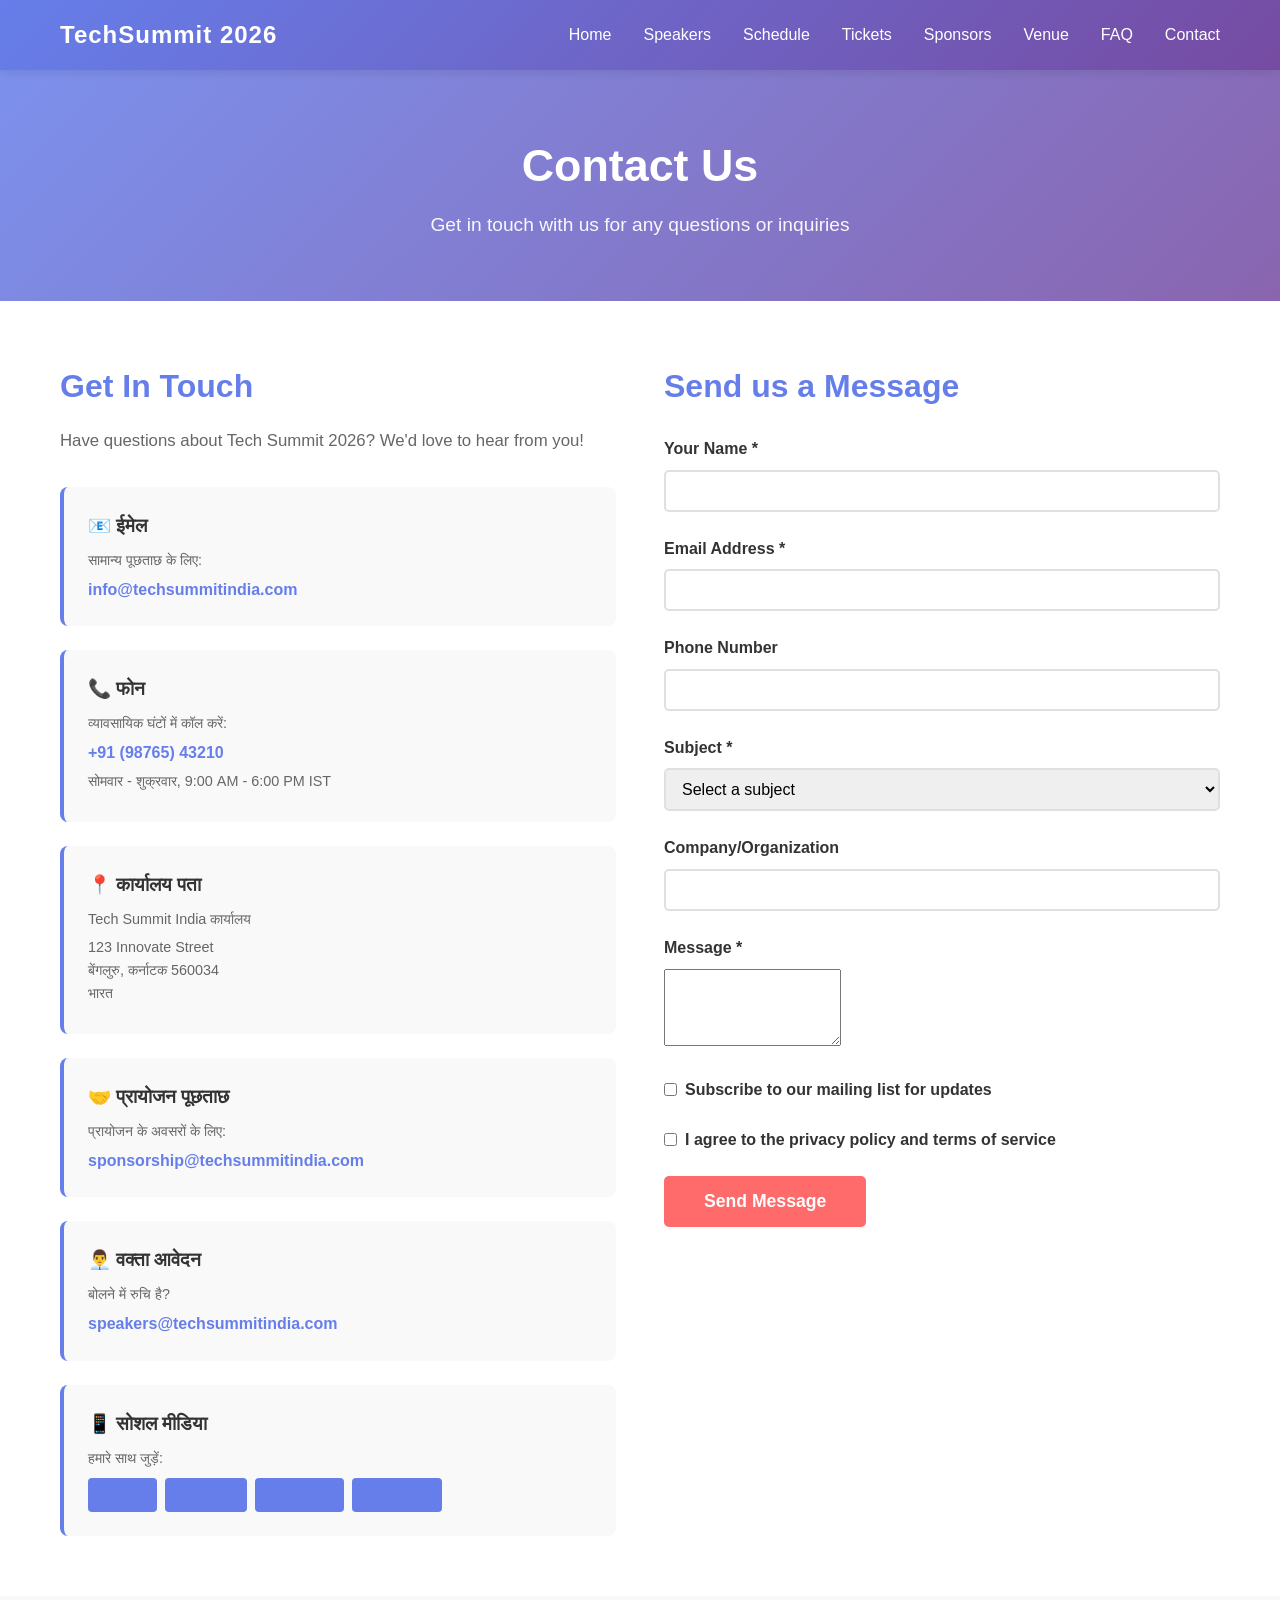
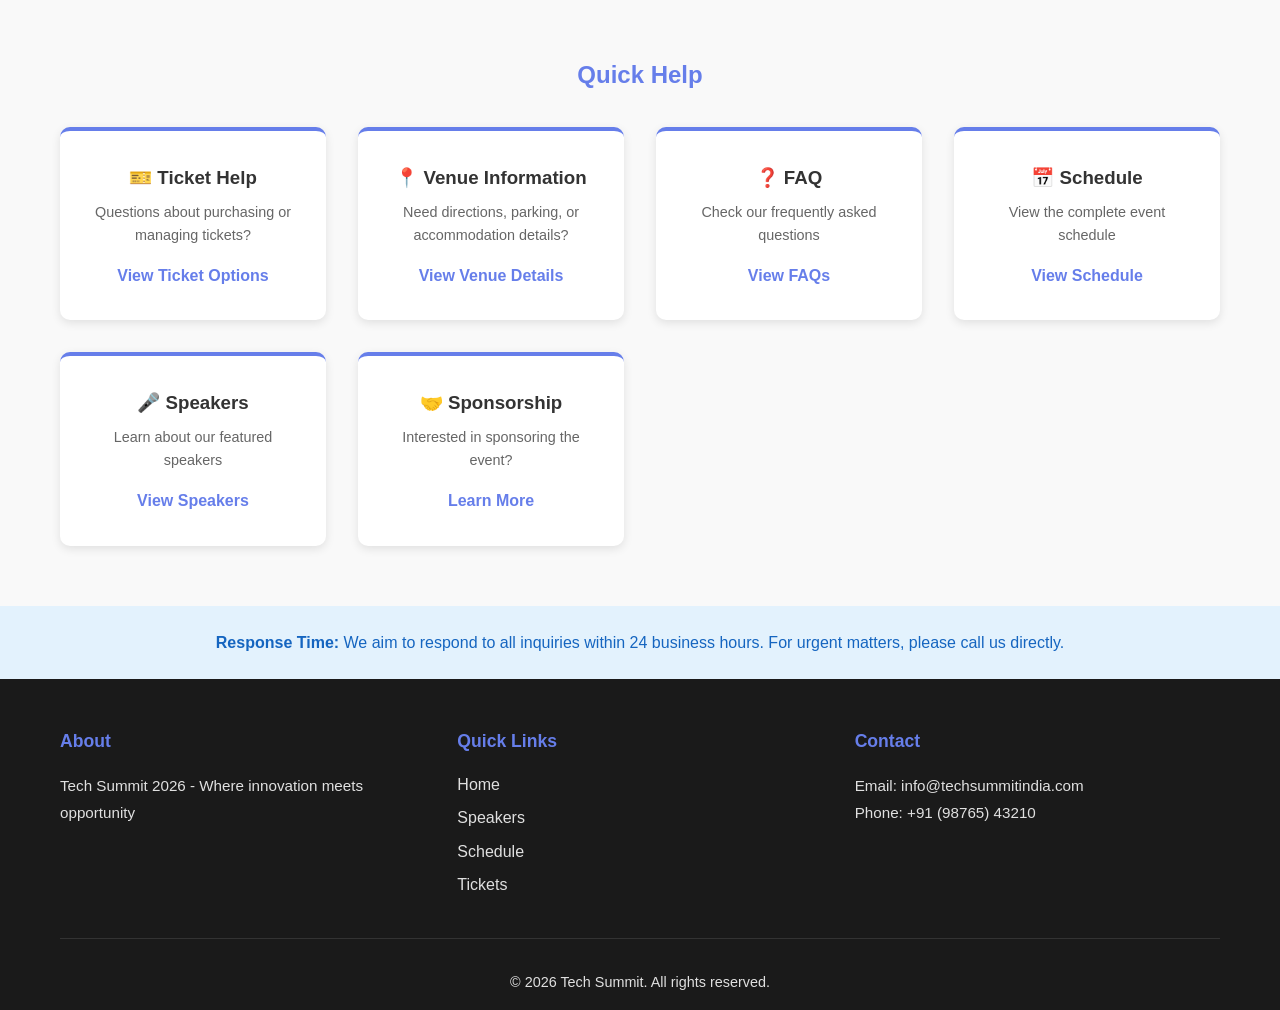
<file: contact.html>
<!DOCTYPE html>
<html lang="en">
<head>
    <meta charset="UTF-8">
    <meta name="viewport" content="width=device-width, initial-scale=1.0">
    <title>Contact - Tech Summit 2026</title>
    <link rel="stylesheet" href="assets/css/styles.css">
</head>
<body>
    <!-- Navigation -->
    <nav class="navbar">
        <div class="container">
            <div class="nav-content">
                <div class="logo"><a href="index.html" style="color: white; text-decoration: none;">TechSummit 2026</a></div>
                <ul class="nav-menu">
                    <li><a href="index.html" class="nav-link">Home</a></li>
                    <li><a href="speakers.html" class="nav-link">Speakers</a></li>
                    <li><a href="schedule.html" class="nav-link">Schedule</a></li>
                    <li><a href="tickets.html" class="nav-link">Tickets</a></li>
                    <li><a href="sponsors.html" class="nav-link">Sponsors</a></li>
                    <li><a href="venue.html" class="nav-link">Venue</a></li>
                    <li><a href="faq.html" class="nav-link">FAQ</a></li>
                    <li><a href="contact.html" class="nav-link">Contact</a></li>
                </ul>
                <div class="hamburger">
                    <span></span>
                    <span></span>
                    <span></span>
                </div>
            </div>
        </div>
    </nav>

    <!-- Page Header -->
    <section class="page-header">
        <div class="container">
            <h1>Contact Us</h1>
            <p>Get in touch with us for any questions or inquiries</p>
        </div>
    </section>

    <!-- Contact Section -->
    <section class="contact-section">
        <div class="container">
            <div class="contact-grid">
                <!-- Contact Information -->
                <div class="contact-info">
                    <h2>Get In Touch</h2>
                    <p>Have questions about Tech Summit 2026? We'd love to hear from you!</p>

                    <div class="contact-methods">
                        <div class="contact-method">
                            <h3>📧 ईमेल</h3>
                            <p>सामान्य पूछताछ के लिए:</p>
                            <a href="mailto:info@techsummitindia.com">info@techsummitindia.com</a>
                        </div>

                        <div class="contact-method">
                            <h3>📞 फोन</h3>
                            <p>व्यावसायिक घंटों में कॉल करें:</p>
                            <a href="tel:+919876543210">+91 (98765) 43210</a>
                            <p class="time-info">सोमवार - शुक्रवार, 9:00 AM - 6:00 PM IST</p>
                        </div>

                        <div class="contact-method">
                            <h3>📍 कार्यालय पता</h3>
                            <p>Tech Summit India कार्यालय</p>
                            <p>123 Innovate Street<br>बेंगलुरु, कर्नाटक 560034<br>भारत</p>
                        </div>

                        <div class="contact-method">
                            <h3>🤝 प्रायोजन पूछताछ</h3>
                            <p>प्रायोजन के अवसरों के लिए:</p>
                            <a href="mailto:sponsorship@techsummitindia.com">sponsorship@techsummitindia.com</a>
                        </div>

                        <div class="contact-method">
                            <h3>👨‍💼 वक्ता आवेदन</h3>
                            <p>बोलने में रुचि है?</p>
                            <a href="mailto:speakers@techsummitindia.com">speakers@techsummitindia.com</a>
                        </div>

                        <div class="contact-method">
                            <h3>📱 सोशल मीडिया</h3>
                            <p>हमारे साथ जुड़ें:</p>
                            <div class="social-links">
                                <a href="#" class="social-icon">Twitter</a>
                                <a href="#" class="social-icon">LinkedIn</a>
                                <a href="#" class="social-icon">Facebook</a>
                                <a href="#" class="social-icon">Instagram</a>
                            </div>
                        </div>
                    </div>
                </div>

                <!-- Contact Form -->
                <div class="contact-form-section">
                    <h2>Send us a Message</h2>
                    <form class="contact-form" id="contactForm">
                        <div class="form-group">
                            <label for="name">Your Name *</label>
                            <input type="text" id="name" name="name" required>
                        </div>

                        <div class="form-group">
                            <label for="email">Email Address *</label>
                            <input type="email" id="email" name="email" required>
                        </div>

                        <div class="form-group">
                            <label for="phone">Phone Number</label>
                            <input type="tel" id="phone" name="phone">
                        </div>

                        <div class="form-group">
                            <label for="subject">Subject *</label>
                            <select id="subject" name="subject" required>
                                <option value="">Select a subject</option>
                                <option value="ticket">Ticket Inquiry</option>
                                <option value="sponsorship">Sponsorship</option>
                                <option value="speaker">Speaker Inquiry</option>
                                <option value="technical">Technical Support</option>
                                <option value="accessibility">Accessibility Request</option>
                                <option value="general">General Inquiry</option>
                                <option value="feedback">Feedback</option>
                                <option value="other">Other</option>
                            </select>
                        </div>

                        <div class="form-group">
                            <label for="company">Company/Organization</label>
                            <input type="text" id="company" name="company">
                        </div>

                        <div class="form-group">
                            <label for="message">Message *</label>
                            <textarea id="message" name="message" rows="5" required></textarea>
                        </div>

                        <div class="form-group checkbox">
                            <input type="checkbox" id="subscribe" name="subscribe">
                            <label for="subscribe">Subscribe to our mailing list for updates</label>
                        </div>

                        <div class="form-group checkbox">
                            <input type="checkbox" id="terms" name="terms" required>
                            <label for="terms">I agree to the privacy policy and terms of service</label>
                        </div>

                        <button type="submit" class="btn btn-primary btn-large">Send Message</button>
                    </form>
                    <div id="contactSuccessMessage" class="success-message" style="display: none;">
                        ✓ Thank you for your message! We'll get back to you shortly.
                    </div>
                </div>
            </div>
        </div>
    </section>

    <!-- Quick Links -->
    <section class="contact-quick-links">
        <div class="container">
            <h2>Quick Help</h2>
            <div class="quick-links-grid">
                <div class="quick-link-card">
                    <h3>🎫 Ticket Help</h3>
                    <p>Questions about purchasing or managing tickets?</p>
                    <a href="tickets.html">View Ticket Options</a>
                </div>

                <div class="quick-link-card">
                    <h3>📍 Venue Information</h3>
                    <p>Need directions, parking, or accommodation details?</p>
                    <a href="venue.html">View Venue Details</a>
                </div>

                <div class="quick-link-card">
                    <h3>❓ FAQ</h3>
                    <p>Check our frequently asked questions</p>
                    <a href="faq.html">View FAQs</a>
                </div>

                <div class="quick-link-card">
                    <h3>📅 Schedule</h3>
                    <p>View the complete event schedule</p>
                    <a href="schedule.html">View Schedule</a>
                </div>

                <div class="quick-link-card">
                    <h3>🎤 Speakers</h3>
                    <p>Learn about our featured speakers</p>
                    <a href="speakers.html">View Speakers</a>
                </div>

                <div class="quick-link-card">
                    <h3>🤝 Sponsorship</h3>
                    <p>Interested in sponsoring the event?</p>
                    <a href="sponsors.html">Learn More</a>
                </div>
            </div>
        </div>
    </section>

    <!-- Response Time Notice -->
    <section class="response-notice">
        <div class="container">
            <p><strong>Response Time:</strong> We aim to respond to all inquiries within 24 business hours. For urgent matters, please call us directly.</p>
        </div>
    </section>

    <!-- Footer -->
    <footer class="footer">
        <div class="container">
            <div class="footer-content">
                <div class="footer-section">
                    <h4>About</h4>
                    <p>Tech Summit 2026 - Where innovation meets opportunity</p>
                </div>
                <div class="footer-section">
                    <h4>Quick Links</h4>
                    <ul>
                        <li><a href="index.html">Home</a></li>
                        <li><a href="speakers.html">Speakers</a></li>
                        <li><a href="schedule.html">Schedule</a></li>
                        <li><a href="tickets.html">Tickets</a></li>
                    </ul>
                <div class="hamburger">
                    <span></span>
                    <span></span>
                    <span></span>
                </div>
                </div>
                <div class="footer-section">
                    <h4>Contact</h4>
                    <p>Email: info@techsummitindia.com</p>
                    <p>Phone: +91 (98765) 43210</p>
                </div>
            </div>
            <div class="footer-bottom">
                <p>&copy; 2026 Tech Summit. All rights reserved.</p>
            </div>
        </div>
    </footer>

    <script>
        const contactForm = document.getElementById('contactForm');
        const contactSuccessMessage = document.getElementById('contactSuccessMessage');

        if (contactForm) {
            contactForm.addEventListener('submit', (e) => {
                e.preventDefault();

                const name = document.getElementById('name').value;
                const email = document.getElementById('email').value;
                const subject = document.getElementById('subject').value;
                const message = document.getElementById('message').value;

                if (!name || !email || !subject || !message) {
                    alert('Please fill in all required fields');
                    return;
                }

                const emailRegex = /^[^\s@]+@[^\s@]+\.[^\s@]+$/;
                if (!emailRegex.test(email)) {
                    alert('Please enter a valid email address');
                    return;
                }

                console.log('Contact form submitted:', {
                    name, email, subject, message
                });

                contactForm.style.display = 'none';
                contactSuccessMessage.style.display = 'block';

                setTimeout(() => {
                    contactForm.reset();
                    contactForm.style.display = 'block';
                    contactSuccessMessage.style.display = 'none';
                }, 3000);
            });
        }
    </script>
    <script src="assets/js/script.js"></script>
</body>
</html>
</file>
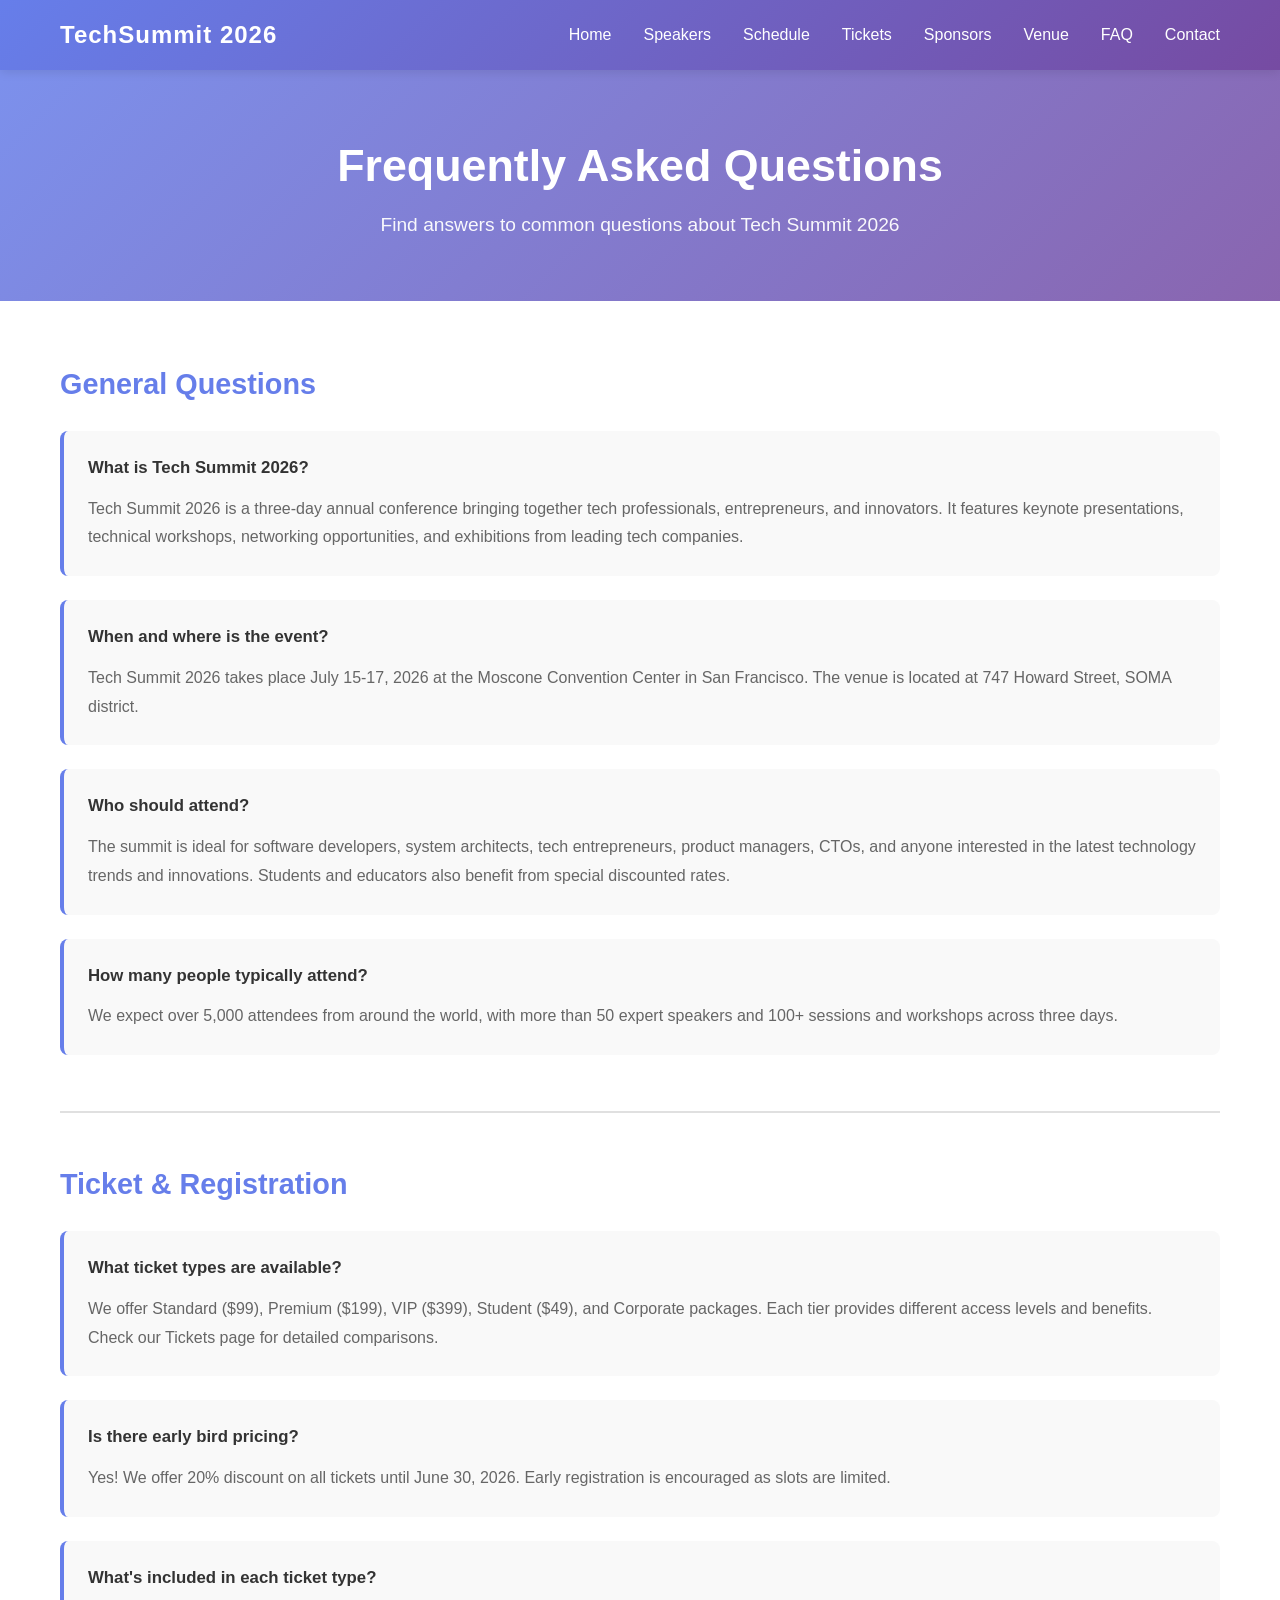
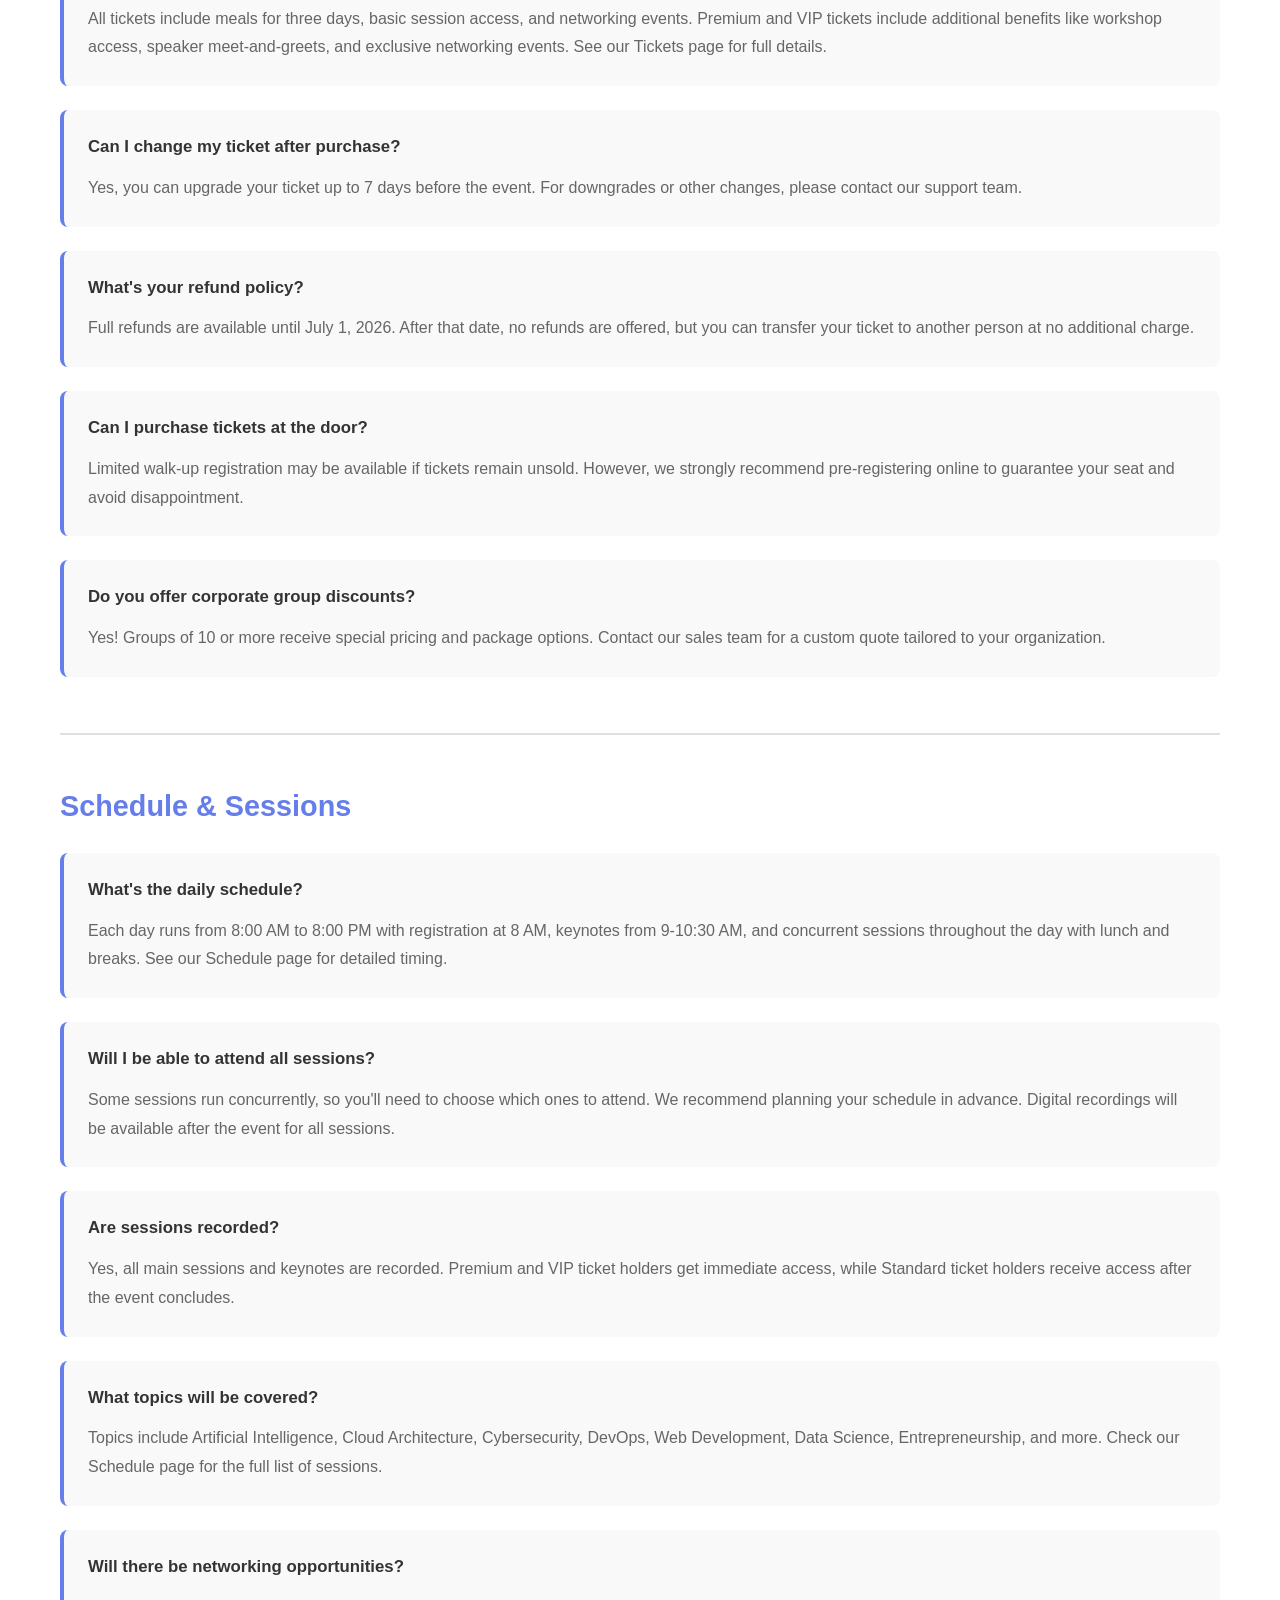
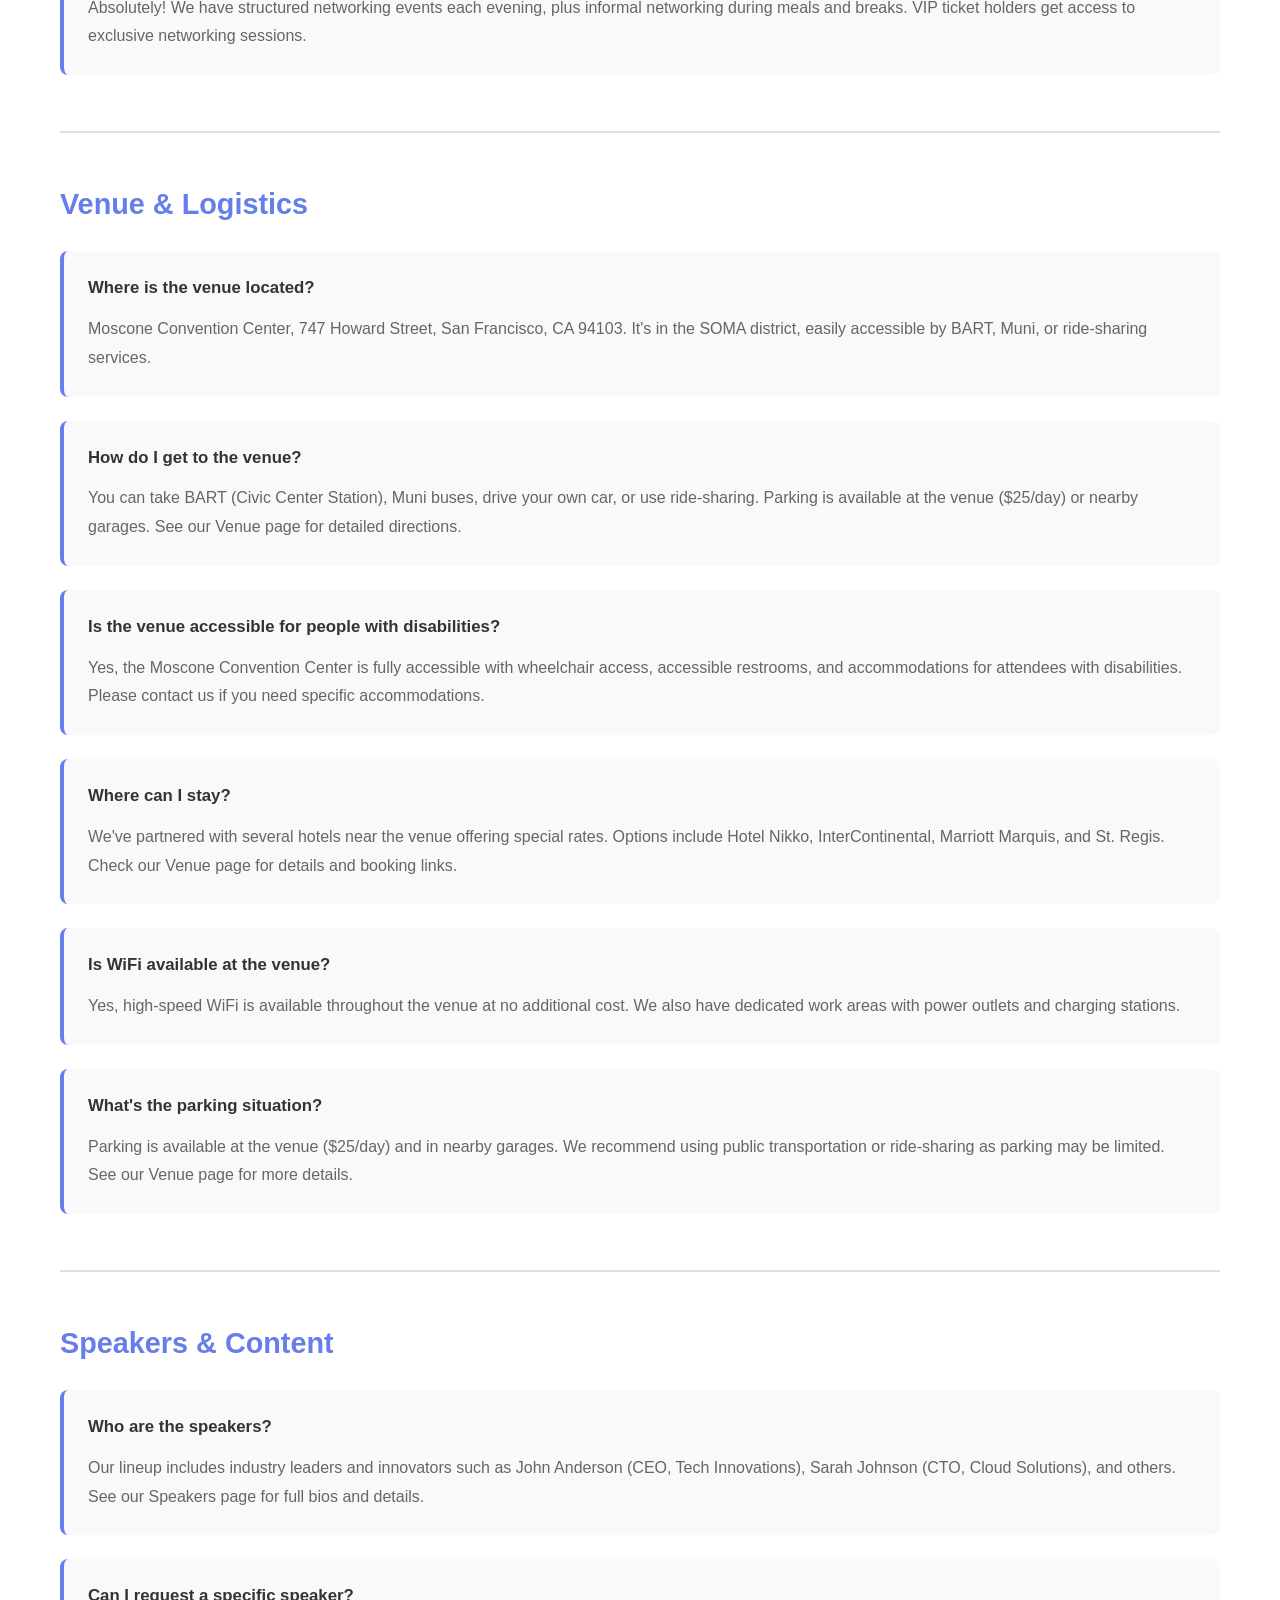
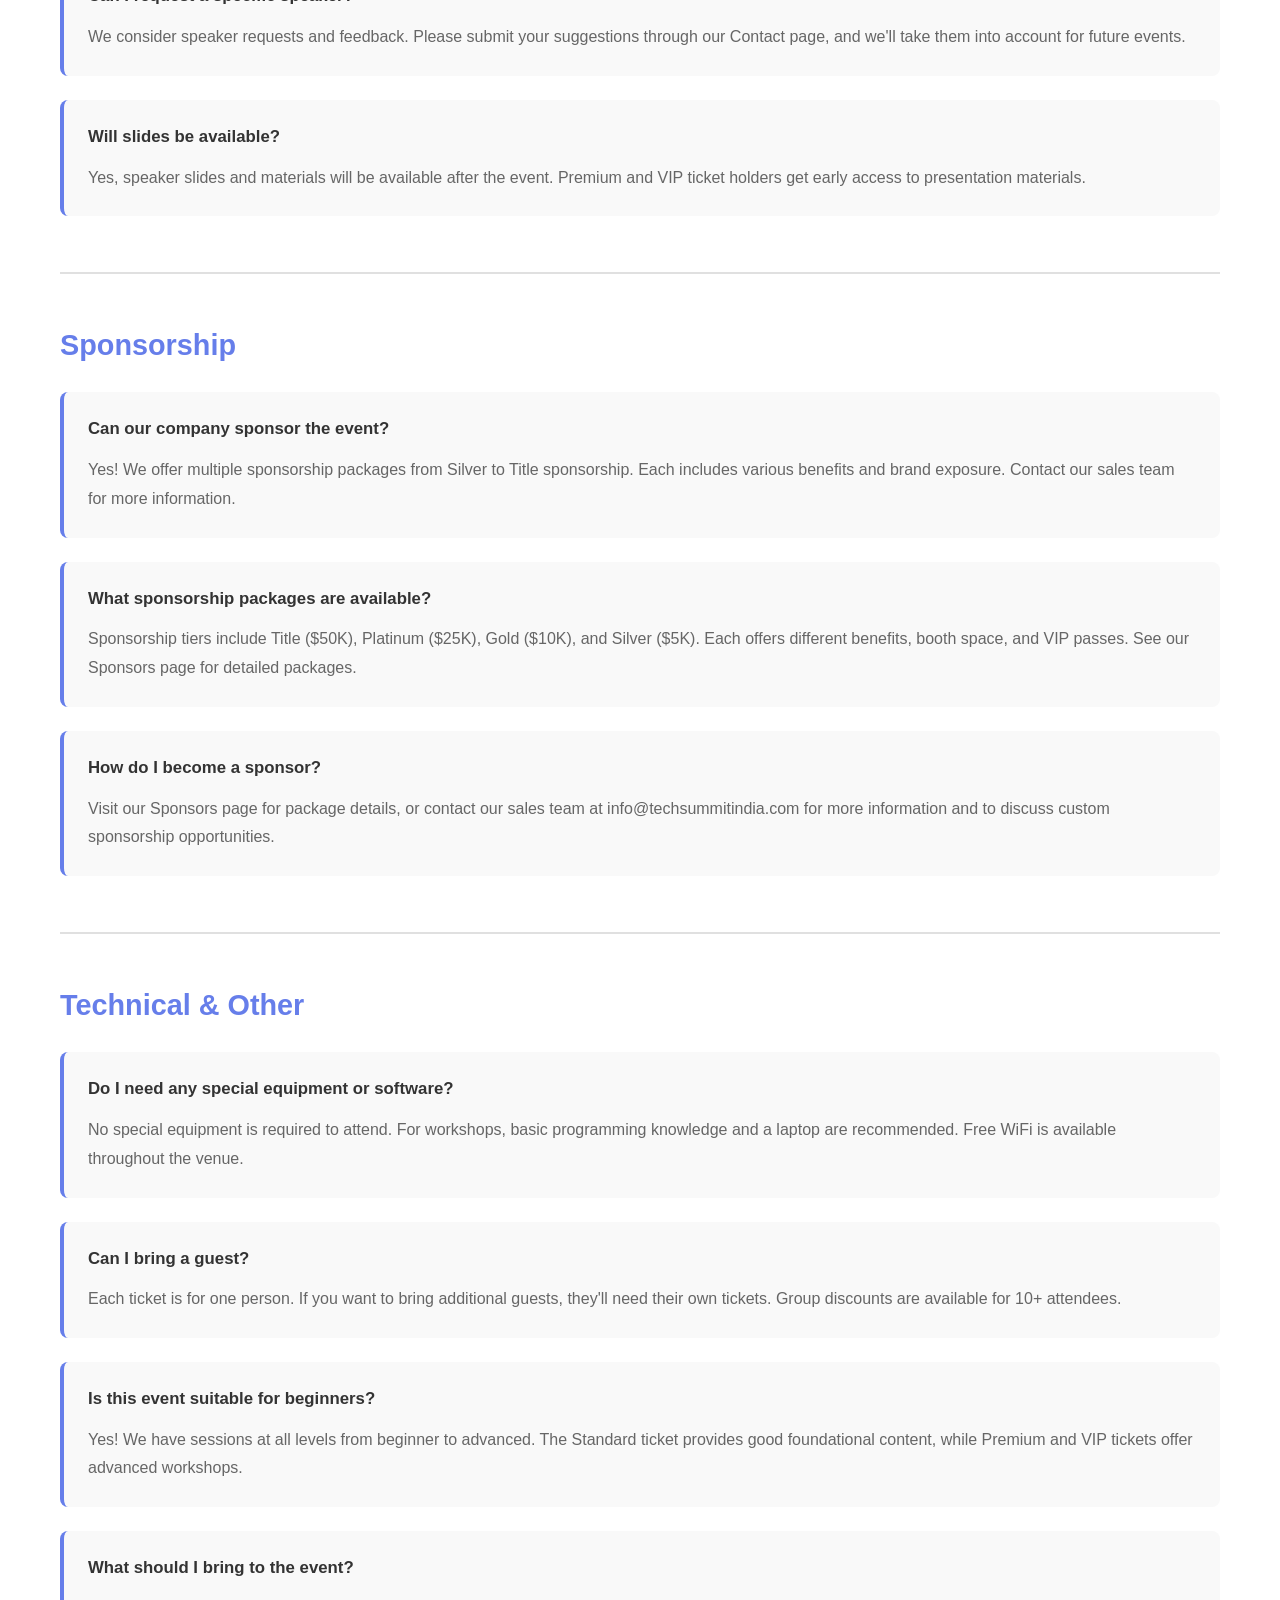
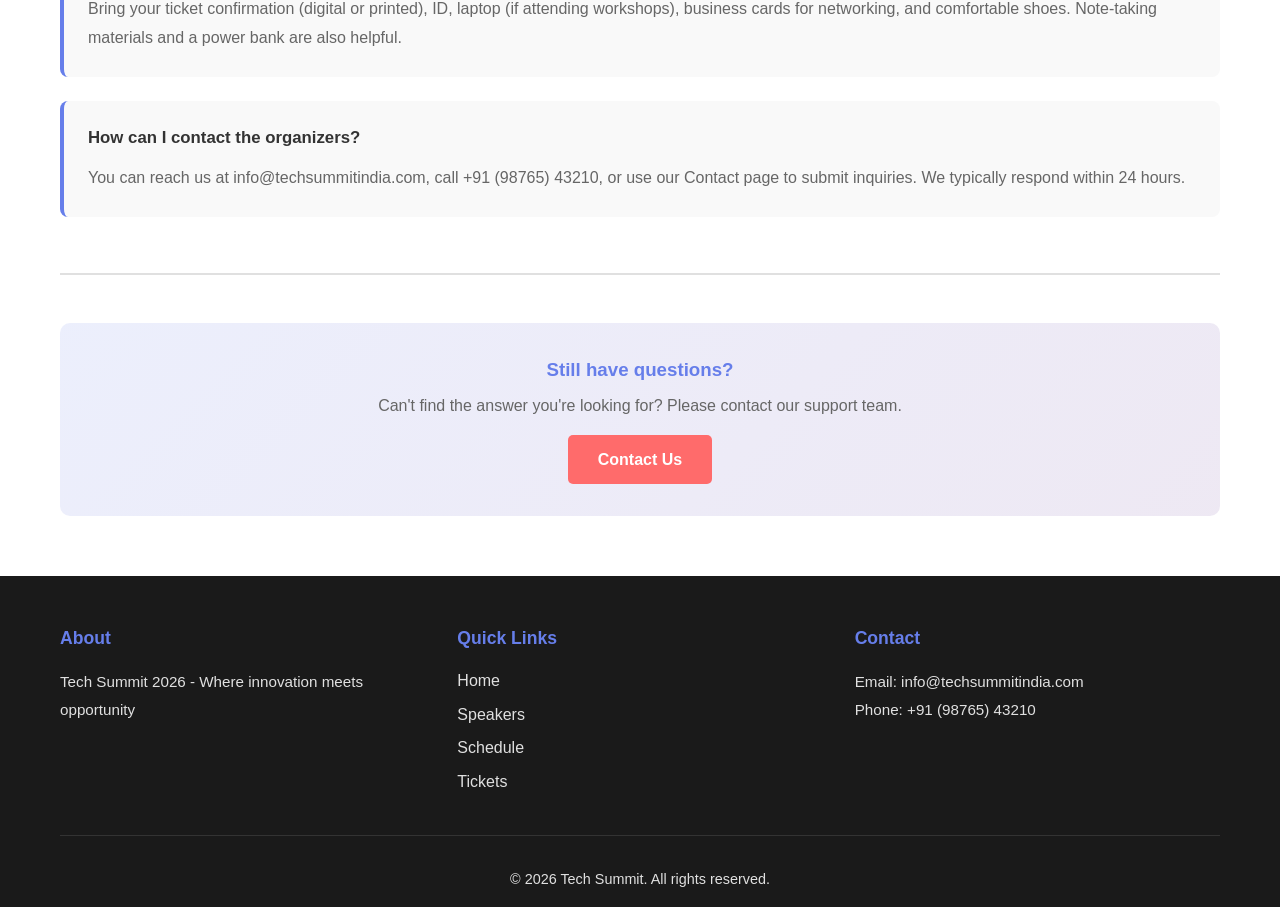
<file: faq.html>
<!DOCTYPE html>
<html lang="en">
<head>
    <meta charset="UTF-8">
    <meta name="viewport" content="width=device-width, initial-scale=1.0">
    <title>FAQ - Tech Summit 2026</title>
    <link rel="stylesheet" href="assets/css/styles.css">
</head>
<body>
    <!-- Navigation -->
    <nav class="navbar">
        <div class="container">
            <div class="nav-content">
                <div class="logo"><a href="index.html" style="color: white; text-decoration: none;">TechSummit 2026</a></div>
                <ul class="nav-menu">
                    <li><a href="index.html" class="nav-link">Home</a></li>
                    <li><a href="speakers.html" class="nav-link">Speakers</a></li>
                    <li><a href="schedule.html" class="nav-link">Schedule</a></li>
                    <li><a href="tickets.html" class="nav-link">Tickets</a></li>
                    <li><a href="sponsors.html" class="nav-link">Sponsors</a></li>
                    <li><a href="venue.html" class="nav-link">Venue</a></li>
                    <li><a href="faq.html" class="nav-link">FAQ</a></li>
                    <li><a href="contact.html" class="nav-link">Contact</a></li>
                </ul>
                <div class="hamburger">
                    <span></span>
                    <span></span>
                    <span></span>
                </div>
            </div>
        </div>
    </nav>

    <!-- Page Header -->
    <section class="page-header">
        <div class="container">
            <h1>Frequently Asked Questions</h1>
            <p>Find answers to common questions about Tech Summit 2026</p>
        </div>
    </section>

    <!-- FAQ Section -->
    <section class="faq-section">
        <div class="container">
            <!-- General Questions -->
            <div class="faq-category">
                <h2>General Questions</h2>

                <div class="faq-item-detailed">
                    <h3 class="faq-question">What is Tech Summit 2026?</h3>
                    <p class="faq-answer">Tech Summit 2026 is a three-day annual conference bringing together tech professionals, entrepreneurs, and innovators. It features keynote presentations, technical workshops, networking opportunities, and exhibitions from leading tech companies.</p>
                </div>

                <div class="faq-item-detailed">
                    <h3 class="faq-question">When and where is the event?</h3>
                    <p class="faq-answer">Tech Summit 2026 takes place July 15-17, 2026 at the Moscone Convention Center in San Francisco. The venue is located at 747 Howard Street, SOMA district.</p>
                </div>

                <div class="faq-item-detailed">
                    <h3 class="faq-question">Who should attend?</h3>
                    <p class="faq-answer">The summit is ideal for software developers, system architects, tech entrepreneurs, product managers, CTOs, and anyone interested in the latest technology trends and innovations. Students and educators also benefit from special discounted rates.</p>
                </div>

                <div class="faq-item-detailed">
                    <h3 class="faq-question">How many people typically attend?</h3>
                    <p class="faq-answer">We expect over 5,000 attendees from around the world, with more than 50 expert speakers and 100+ sessions and workshops across three days.</p>
                </div>
            </div>

            <!-- Ticket Questions -->
            <div class="faq-category">
                <h2>Ticket & Registration</h2>

                <div class="faq-item-detailed">
                    <h3 class="faq-question">What ticket types are available?</h3>
                    <p class="faq-answer">We offer Standard ($99), Premium ($199), VIP ($399), Student ($49), and Corporate packages. Each tier provides different access levels and benefits. Check our Tickets page for detailed comparisons.</p>
                </div>

                <div class="faq-item-detailed">
                    <h3 class="faq-question">Is there early bird pricing?</h3>
                    <p class="faq-answer">Yes! We offer 20% discount on all tickets until June 30, 2026. Early registration is encouraged as slots are limited.</p>
                </div>

                <div class="faq-item-detailed">
                    <h3 class="faq-question">What's included in each ticket type?</h3>
                    <p class="faq-answer">All tickets include meals for three days, basic session access, and networking events. Premium and VIP tickets include additional benefits like workshop access, speaker meet-and-greets, and exclusive networking events. See our Tickets page for full details.</p>
                </div>

                <div class="faq-item-detailed">
                    <h3 class="faq-question">Can I change my ticket after purchase?</h3>
                    <p class="faq-answer">Yes, you can upgrade your ticket up to 7 days before the event. For downgrades or other changes, please contact our support team.</p>
                </div>

                <div class="faq-item-detailed">
                    <h3 class="faq-question">What's your refund policy?</h3>
                    <p class="faq-answer">Full refunds are available until July 1, 2026. After that date, no refunds are offered, but you can transfer your ticket to another person at no additional charge.</p>
                </div>

                <div class="faq-item-detailed">
                    <h3 class="faq-question">Can I purchase tickets at the door?</h3>
                    <p class="faq-answer">Limited walk-up registration may be available if tickets remain unsold. However, we strongly recommend pre-registering online to guarantee your seat and avoid disappointment.</p>
                </div>

                <div class="faq-item-detailed">
                    <h3 class="faq-question">Do you offer corporate group discounts?</h3>
                    <p class="faq-answer">Yes! Groups of 10 or more receive special pricing and package options. Contact our sales team for a custom quote tailored to your organization.</p>
                </div>
            </div>

            <!-- Schedule Questions -->
            <div class="faq-category">
                <h2>Schedule & Sessions</h2>

                <div class="faq-item-detailed">
                    <h3 class="faq-question">What's the daily schedule?</h3>
                    <p class="faq-answer">Each day runs from 8:00 AM to 8:00 PM with registration at 8 AM, keynotes from 9-10:30 AM, and concurrent sessions throughout the day with lunch and breaks. See our Schedule page for detailed timing.</p>
                </div>

                <div class="faq-item-detailed">
                    <h3 class="faq-question">Will I be able to attend all sessions?</h3>
                    <p class="faq-answer">Some sessions run concurrently, so you'll need to choose which ones to attend. We recommend planning your schedule in advance. Digital recordings will be available after the event for all sessions.</p>
                </div>

                <div class="faq-item-detailed">
                    <h3 class="faq-question">Are sessions recorded?</h3>
                    <p class="faq-answer">Yes, all main sessions and keynotes are recorded. Premium and VIP ticket holders get immediate access, while Standard ticket holders receive access after the event concludes.</p>
                </div>

                <div class="faq-item-detailed">
                    <h3 class="faq-question">What topics will be covered?</h3>
                    <p class="faq-answer">Topics include Artificial Intelligence, Cloud Architecture, Cybersecurity, DevOps, Web Development, Data Science, Entrepreneurship, and more. Check our Schedule page for the full list of sessions.</p>
                </div>

                <div class="faq-item-detailed">
                    <h3 class="faq-question">Will there be networking opportunities?</h3>
                    <p class="faq-answer">Absolutely! We have structured networking events each evening, plus informal networking during meals and breaks. VIP ticket holders get access to exclusive networking sessions.</p>
                </div>
            </div>

            <!-- Venue & Logistics -->
            <div class="faq-category">
                <h2>Venue & Logistics</h2>

                <div class="faq-item-detailed">
                    <h3 class="faq-question">Where is the venue located?</h3>
                    <p class="faq-answer">Moscone Convention Center, 747 Howard Street, San Francisco, CA 94103. It's in the SOMA district, easily accessible by BART, Muni, or ride-sharing services.</p>
                </div>

                <div class="faq-item-detailed">
                    <h3 class="faq-question">How do I get to the venue?</h3>
                    <p class="faq-answer">You can take BART (Civic Center Station), Muni buses, drive your own car, or use ride-sharing. Parking is available at the venue ($25/day) or nearby garages. See our Venue page for detailed directions.</p>
                </div>

                <div class="faq-item-detailed">
                    <h3 class="faq-question">Is the venue accessible for people with disabilities?</h3>
                    <p class="faq-answer">Yes, the Moscone Convention Center is fully accessible with wheelchair access, accessible restrooms, and accommodations for attendees with disabilities. Please contact us if you need specific accommodations.</p>
                </div>

                <div class="faq-item-detailed">
                    <h3 class="faq-question">Where can I stay?</h3>
                    <p class="faq-answer">We've partnered with several hotels near the venue offering special rates. Options include Hotel Nikko, InterContinental, Marriott Marquis, and St. Regis. Check our Venue page for details and booking links.</p>
                </div>

                <div class="faq-item-detailed">
                    <h3 class="faq-question">Is WiFi available at the venue?</h3>
                    <p class="faq-answer">Yes, high-speed WiFi is available throughout the venue at no additional cost. We also have dedicated work areas with power outlets and charging stations.</p>
                </div>

                <div class="faq-item-detailed">
                    <h3 class="faq-question">What's the parking situation?</h3>
                    <p class="faq-answer">Parking is available at the venue ($25/day) and in nearby garages. We recommend using public transportation or ride-sharing as parking may be limited. See our Venue page for more details.</p>
                </div>
            </div>

            <!-- Speakers Questions -->
            <div class="faq-category">
                <h2>Speakers & Content</h2>

                <div class="faq-item-detailed">
                    <h3 class="faq-question">Who are the speakers?</h3>
                    <p class="faq-answer">Our lineup includes industry leaders and innovators such as John Anderson (CEO, Tech Innovations), Sarah Johnson (CTO, Cloud Solutions), and others. See our Speakers page for full bios and details.</p>
                </div>

                <div class="faq-item-detailed">
                    <h3 class="faq-question">Can I request a specific speaker?</h3>
                    <p class="faq-answer">We consider speaker requests and feedback. Please submit your suggestions through our Contact page, and we'll take them into account for future events.</p>
                </div>

                <div class="faq-item-detailed">
                    <h3 class="faq-question">Will slides be available?</h3>
                    <p class="faq-answer">Yes, speaker slides and materials will be available after the event. Premium and VIP ticket holders get early access to presentation materials.</p>
                </div>
            </div>

            <!-- Sponsorship Questions -->
            <div class="faq-category">
                <h2>Sponsorship</h2>

                <div class="faq-item-detailed">
                    <h3 class="faq-question">Can our company sponsor the event?</h3>
                    <p class="faq-answer">Yes! We offer multiple sponsorship packages from Silver to Title sponsorship. Each includes various benefits and brand exposure. Contact our sales team for more information.</p>
                </div>

                <div class="faq-item-detailed">
                    <h3 class="faq-question">What sponsorship packages are available?</h3>
                    <p class="faq-answer">Sponsorship tiers include Title ($50K), Platinum ($25K), Gold ($10K), and Silver ($5K). Each offers different benefits, booth space, and VIP passes. See our Sponsors page for detailed packages.</p>
                </div>

                <div class="faq-item-detailed">
                    <h3 class="faq-question">How do I become a sponsor?</h3>
                    <p class="faq-answer">Visit our Sponsors page for package details, or contact our sales team at info@techsummitindia.com for more information and to discuss custom sponsorship opportunities.</p>
                </div>
            </div>

            <!-- Technical Questions -->
            <div class="faq-category">
                <h2>Technical & Other</h2>

                <div class="faq-item-detailed">
                    <h3 class="faq-question">Do I need any special equipment or software?</h3>
                    <p class="faq-answer">No special equipment is required to attend. For workshops, basic programming knowledge and a laptop are recommended. Free WiFi is available throughout the venue.</p>
                </div>

                <div class="faq-item-detailed">
                    <h3 class="faq-question">Can I bring a guest?</h3>
                    <p class="faq-answer">Each ticket is for one person. If you want to bring additional guests, they'll need their own tickets. Group discounts are available for 10+ attendees.</p>
                </div>

                <div class="faq-item-detailed">
                    <h3 class="faq-question">Is this event suitable for beginners?</h3>
                    <p class="faq-answer">Yes! We have sessions at all levels from beginner to advanced. The Standard ticket provides good foundational content, while Premium and VIP tickets offer advanced workshops.</p>
                </div>

                <div class="faq-item-detailed">
                    <h3 class="faq-question">What should I bring to the event?</h3>
                    <p class="faq-answer">Bring your ticket confirmation (digital or printed), ID, laptop (if attending workshops), business cards for networking, and comfortable shoes. Note-taking materials and a power bank are also helpful.</p>
                </div>

                <div class="faq-item-detailed">
                    <h3 class="faq-question">How can I contact the organizers?</h3>
                    <p class="faq-answer">You can reach us at info@techsummitindia.com, call +91 (98765) 43210, or use our Contact page to submit inquiries. We typically respond within 24 hours.</p>
                </div>
            </div>

            <!-- Still Have Questions -->
            <div class="faq-cta">
                <h3>Still have questions?</h3>
                <p>Can't find the answer you're looking for? Please contact our support team.</p>
                <a href="contact.html" class="btn btn-primary">Contact Us</a>
            </div>
        </div>
    </section>

    <!-- Footer -->
    <footer class="footer">
        <div class="container">
            <div class="footer-content">
                <div class="footer-section">
                    <h4>About</h4>
                    <p>Tech Summit 2026 - Where innovation meets opportunity</p>
                </div>
                <div class="footer-section">
                    <h4>Quick Links</h4>
                    <ul>
                        <li><a href="index.html">Home</a></li>
                        <li><a href="speakers.html">Speakers</a></li>
                        <li><a href="schedule.html">Schedule</a></li>
                        <li><a href="tickets.html">Tickets</a></li>
                    </ul>
                <div class="hamburger">
                    <span></span>
                    <span></span>
                    <span></span>
                </div>
                </div>
                <div class="footer-section">
                    <h4>Contact</h4>
                    <p>Email: info@techsummitindia.com</p>
                    <p>Phone: +91 (98765) 43210</p>
                </div>
            </div>
            <div class="footer-bottom">
                <p>&copy; 2026 Tech Summit. All rights reserved.</p>
            </div>
        </div>
    </footer>

    <script src="assets/js/script.js"></script>
</body>
</html>
</file>
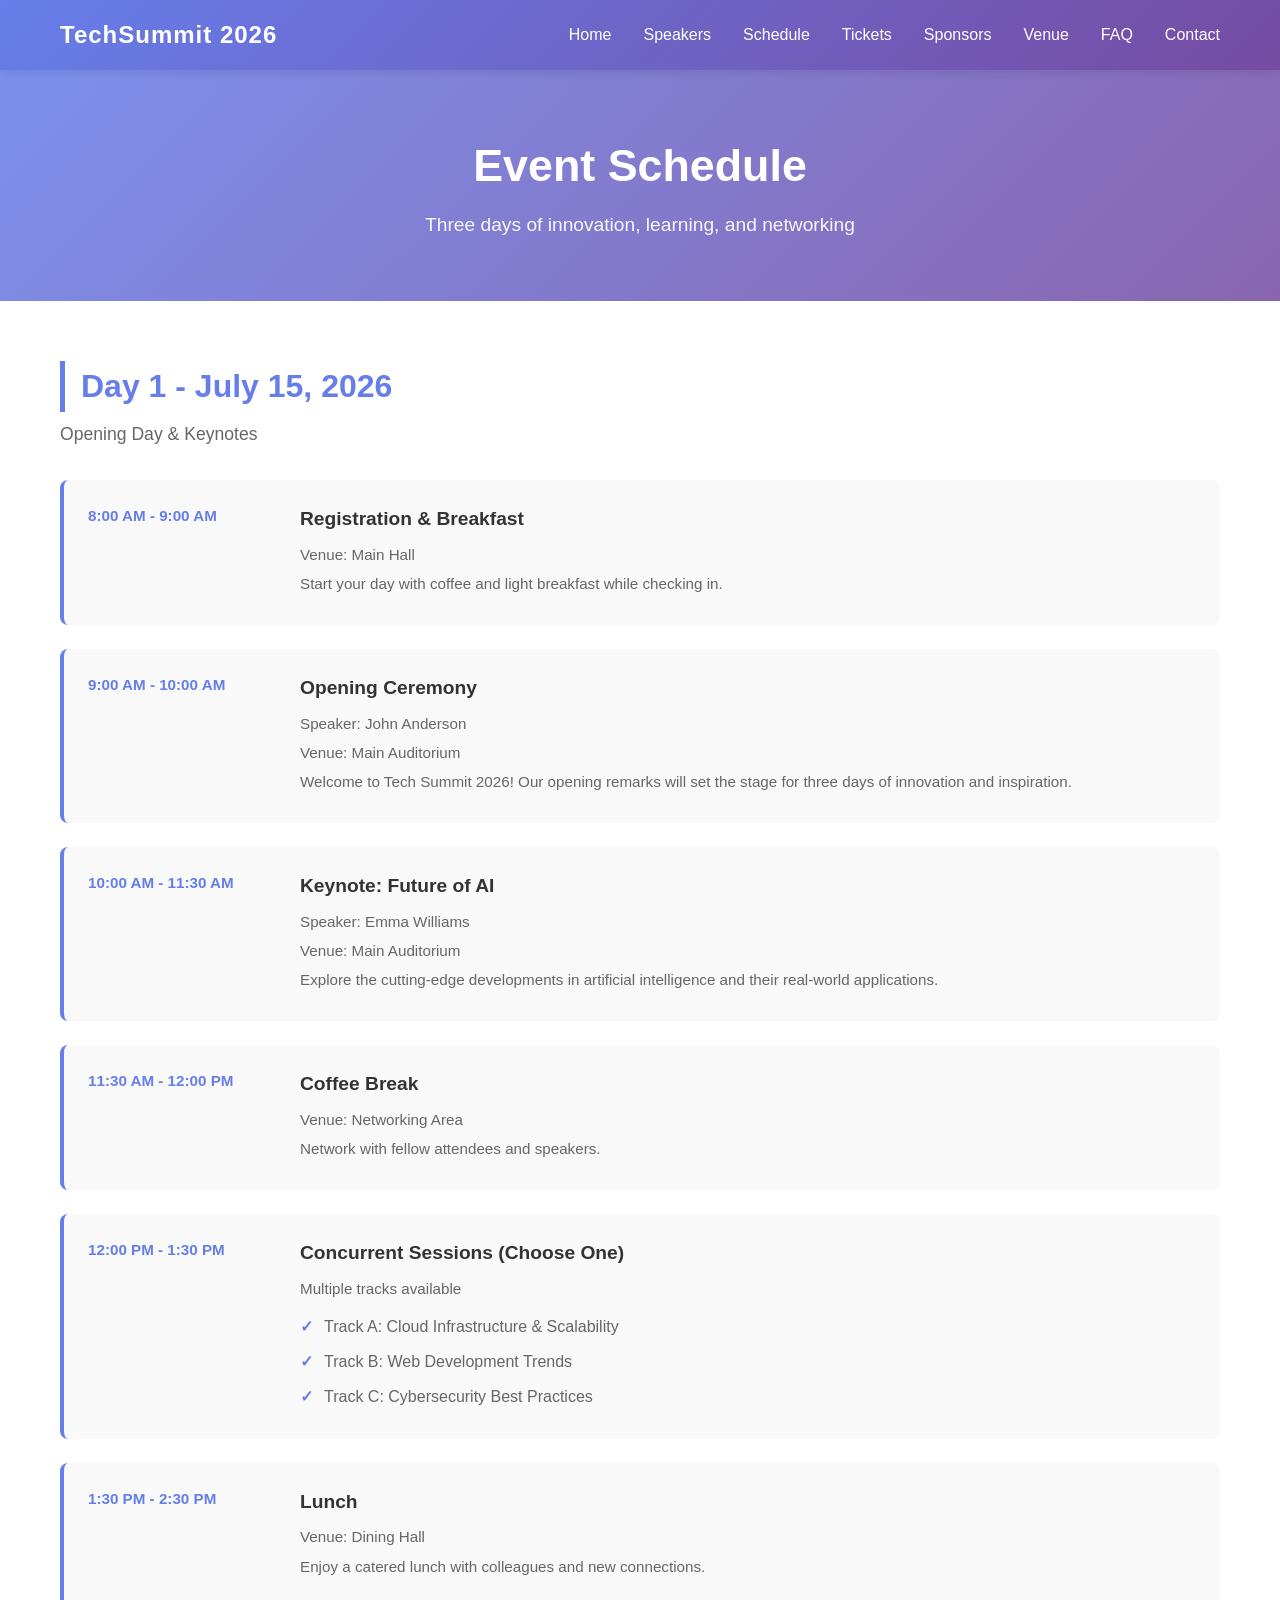
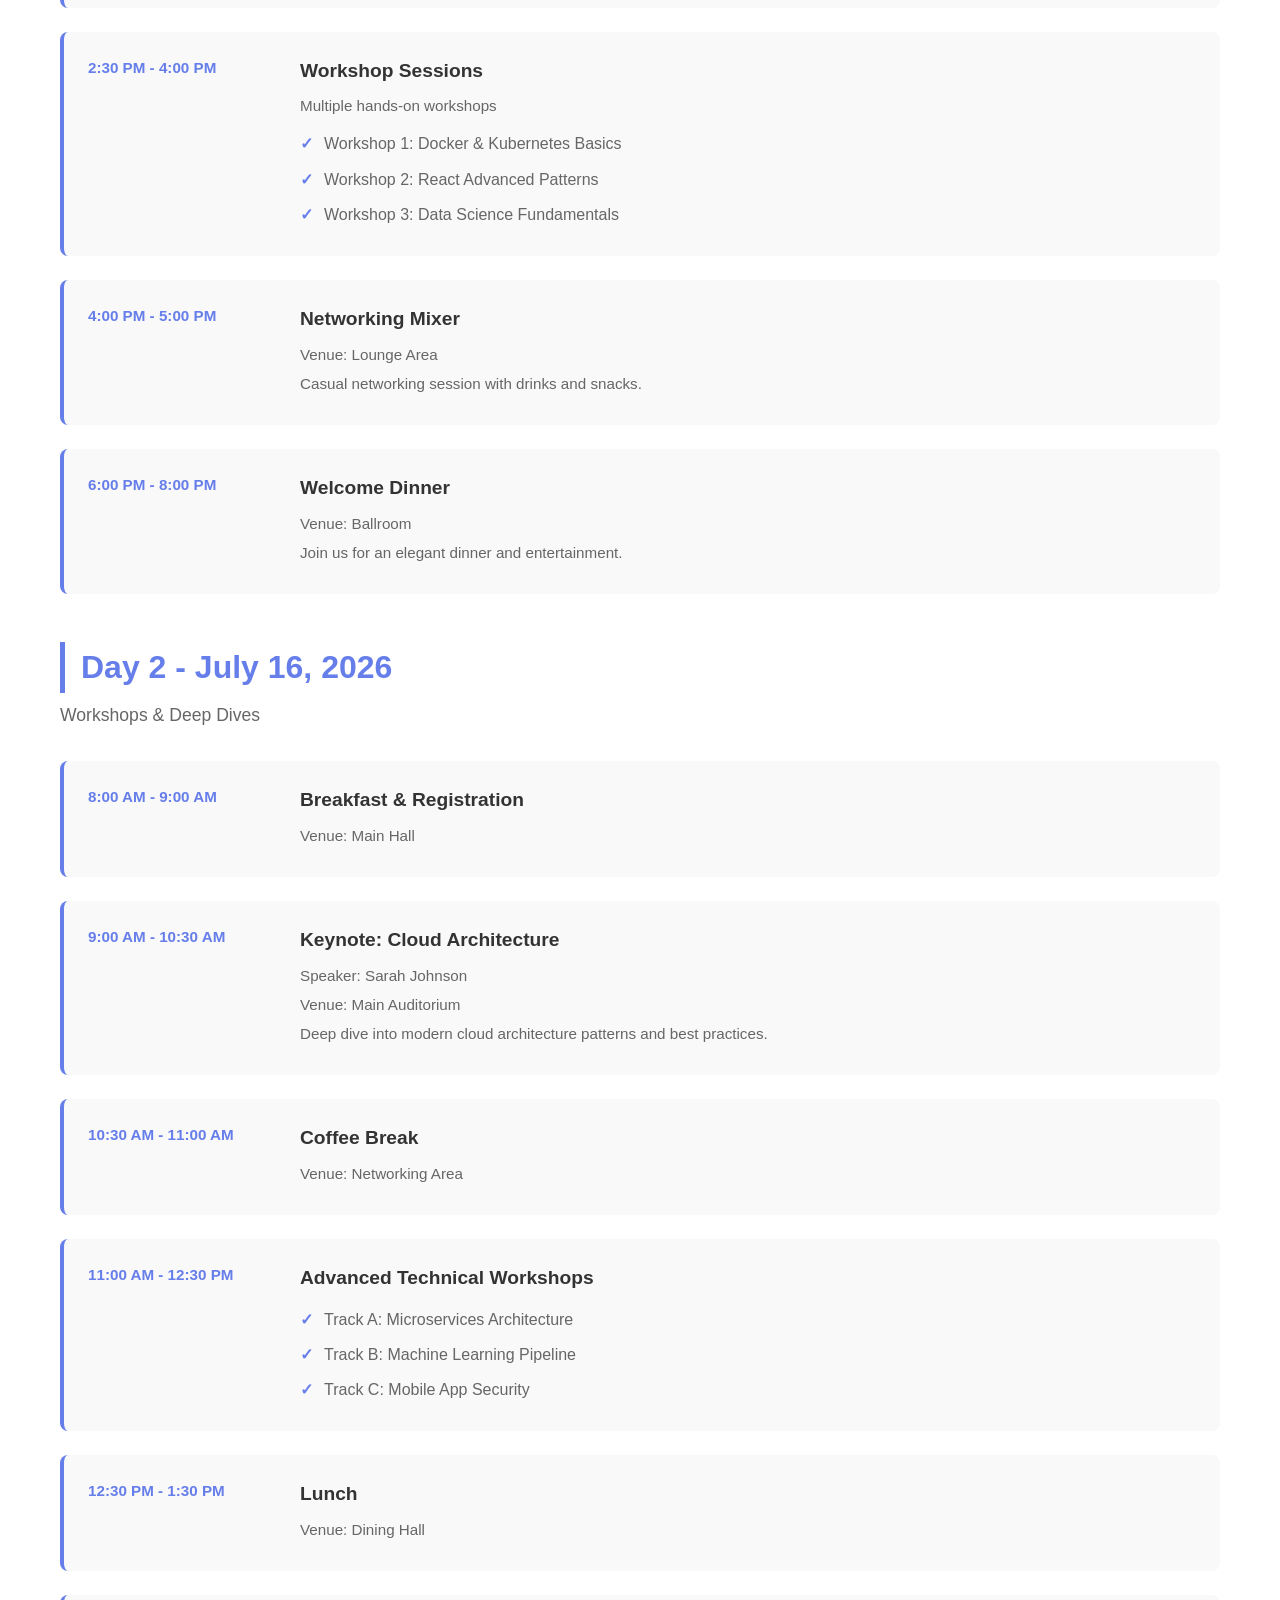
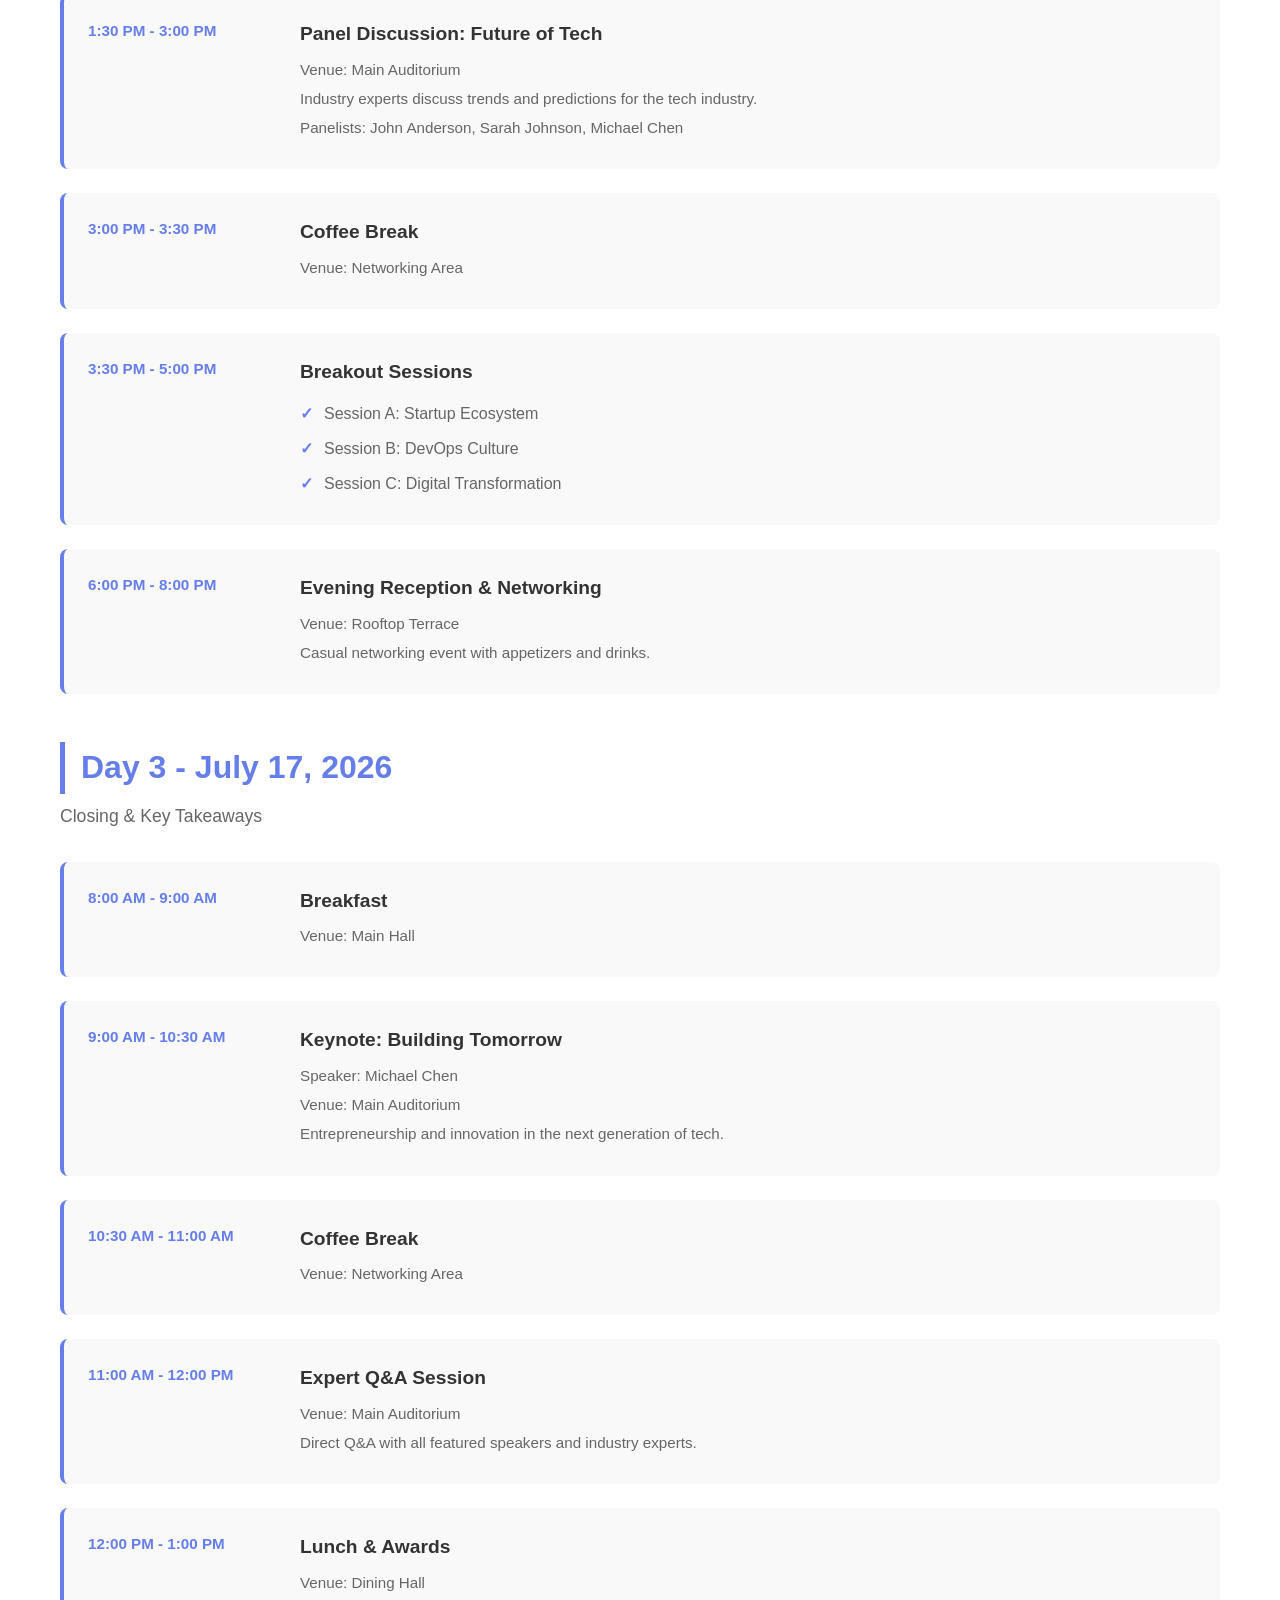
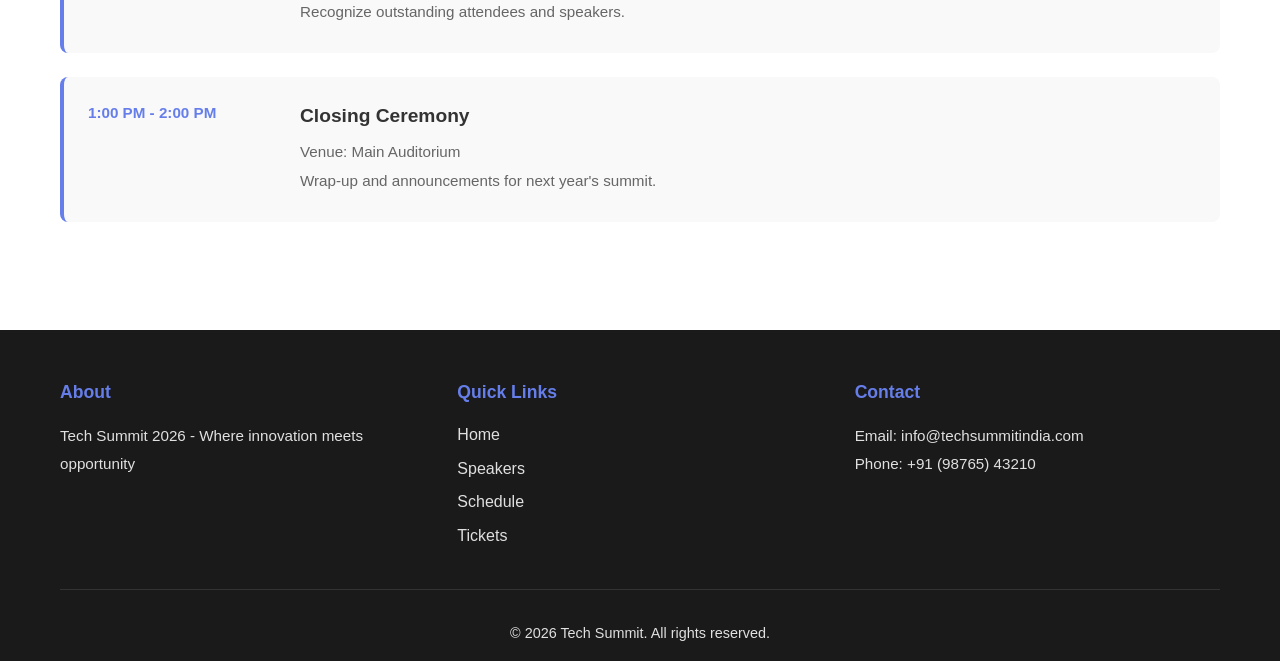
<file: schedule.html>
<!DOCTYPE html>
<html lang="en">
<head>
    <meta charset="UTF-8">
    <meta name="viewport" content="width=device-width, initial-scale=1.0">
    <title>Schedule - Tech Summit 2026</title>
    <link rel="stylesheet" href="assets/css/styles.css">
</head>
<body>
    <!-- Navigation -->
    <nav class="navbar">
        <div class="container">
            <div class="nav-content">
                <div class="logo"><a href="index.html" style="color: white; text-decoration: none;">TechSummit 2026</a></div>
                <ul class="nav-menu">
                    <li><a href="index.html" class="nav-link">Home</a></li>
                    <li><a href="speakers.html" class="nav-link">Speakers</a></li>
                    <li><a href="schedule.html" class="nav-link">Schedule</a></li>
                    <li><a href="tickets.html" class="nav-link">Tickets</a></li>
                    <li><a href="sponsors.html" class="nav-link">Sponsors</a></li>
                    <li><a href="venue.html" class="nav-link">Venue</a></li>
                    <li><a href="faq.html" class="nav-link">FAQ</a></li>
                    <li><a href="contact.html" class="nav-link">Contact</a></li>
                </ul>
                <div class="hamburger">
                    <span></span>
                    <span></span>
                    <span></span>
                </div>
            </div>
        </div>
    </nav>

    <!-- Page Header -->
    <section class="page-header">
        <div class="container">
            <h1>Event Schedule</h1>
            <p>Three days of innovation, learning, and networking</p>
        </div>
    </section>

    <!-- Schedule Content -->
    <section class="schedule-detail">
        <div class="container">
            <!-- Day 1 -->
            <div class="schedule-day">
                <h2 class="day-title">Day 1 - July 15, 2026</h2>
                <div class="day-description">Opening Day & Keynotes</div>

                <div class="schedule-items">
                    <div class="schedule-item">
                        <div class="item-time">8:00 AM - 9:00 AM</div>
                        <div class="item-content">
                            <h3>Registration & Breakfast</h3>
                            <p>Venue: Main Hall</p>
                            <p>Start your day with coffee and light breakfast while checking in.</p>
                        </div>
                    </div>

                    <div class="schedule-item">
                        <div class="item-time">9:00 AM - 10:00 AM</div>
                        <div class="item-content">
                            <h3>Opening Ceremony</h3>
                            <p>Speaker: John Anderson</p>
                            <p>Venue: Main Auditorium</p>
                            <p>Welcome to Tech Summit 2026! Our opening remarks will set the stage for three days of innovation and inspiration.</p>
                        </div>
                    </div>

                    <div class="schedule-item">
                        <div class="item-time">10:00 AM - 11:30 AM</div>
                        <div class="item-content">
                            <h3>Keynote: Future of AI</h3>
                            <p>Speaker: Emma Williams</p>
                            <p>Venue: Main Auditorium</p>
                            <p>Explore the cutting-edge developments in artificial intelligence and their real-world applications.</p>
                        </div>
                    </div>

                    <div class="schedule-item">
                        <div class="item-time">11:30 AM - 12:00 PM</div>
                        <div class="item-content">
                            <h3>Coffee Break</h3>
                            <p>Venue: Networking Area</p>
                            <p>Network with fellow attendees and speakers.</p>
                        </div>
                    </div>

                    <div class="schedule-item">
                        <div class="item-time">12:00 PM - 1:30 PM</div>
                        <div class="item-content">
                            <h3>Concurrent Sessions (Choose One)</h3>
                            <p>Multiple tracks available</p>
                            <ul class="session-list">
                                <li>Track A: Cloud Infrastructure & Scalability</li>
                                <li>Track B: Web Development Trends</li>
                                <li>Track C: Cybersecurity Best Practices</li>
                            </ul>
                        </div>
                    </div>

                    <div class="schedule-item">
                        <div class="item-time">1:30 PM - 2:30 PM</div>
                        <div class="item-content">
                            <h3>Lunch</h3>
                            <p>Venue: Dining Hall</p>
                            <p>Enjoy a catered lunch with colleagues and new connections.</p>
                        </div>
                    </div>

                    <div class="schedule-item">
                        <div class="item-time">2:30 PM - 4:00 PM</div>
                        <div class="item-content">
                            <h3>Workshop Sessions</h3>
                            <p>Multiple hands-on workshops</p>
                            <ul class="session-list">
                                <li>Workshop 1: Docker & Kubernetes Basics</li>
                                <li>Workshop 2: React Advanced Patterns</li>
                                <li>Workshop 3: Data Science Fundamentals</li>
                            </ul>
                        </div>
                    </div>

                    <div class="schedule-item">
                        <div class="item-time">4:00 PM - 5:00 PM</div>
                        <div class="item-content">
                            <h3>Networking Mixer</h3>
                            <p>Venue: Lounge Area</p>
                            <p>Casual networking session with drinks and snacks.</p>
                        </div>
                    </div>

                    <div class="schedule-item">
                        <div class="item-time">6:00 PM - 8:00 PM</div>
                        <div class="item-content">
                            <h3>Welcome Dinner</h3>
                            <p>Venue: Ballroom</p>
                            <p>Join us for an elegant dinner and entertainment.</p>
                        </div>
                    </div>
                </div>
            </div>

            <!-- Day 2 -->
            <div class="schedule-day">
                <h2 class="day-title">Day 2 - July 16, 2026</h2>
                <div class="day-description">Workshops & Deep Dives</div>

                <div class="schedule-items">
                    <div class="schedule-item">
                        <div class="item-time">8:00 AM - 9:00 AM</div>
                        <div class="item-content">
                            <h3>Breakfast & Registration</h3>
                            <p>Venue: Main Hall</p>
                        </div>
                    </div>

                    <div class="schedule-item">
                        <div class="item-time">9:00 AM - 10:30 AM</div>
                        <div class="item-content">
                            <h3>Keynote: Cloud Architecture</h3>
                            <p>Speaker: Sarah Johnson</p>
                            <p>Venue: Main Auditorium</p>
                            <p>Deep dive into modern cloud architecture patterns and best practices.</p>
                        </div>
                    </div>

                    <div class="schedule-item">
                        <div class="item-time">10:30 AM - 11:00 AM</div>
                        <div class="item-content">
                            <h3>Coffee Break</h3>
                            <p>Venue: Networking Area</p>
                        </div>
                    </div>

                    <div class="schedule-item">
                        <div class="item-time">11:00 AM - 12:30 PM</div>
                        <div class="item-content">
                            <h3>Advanced Technical Workshops</h3>
                            <ul class="session-list">
                                <li>Track A: Microservices Architecture</li>
                                <li>Track B: Machine Learning Pipeline</li>
                                <li>Track C: Mobile App Security</li>
                            </ul>
                        </div>
                    </div>

                    <div class="schedule-item">
                        <div class="item-time">12:30 PM - 1:30 PM</div>
                        <div class="item-content">
                            <h3>Lunch</h3>
                            <p>Venue: Dining Hall</p>
                        </div>
                    </div>

                    <div class="schedule-item">
                        <div class="item-time">1:30 PM - 3:00 PM</div>
                        <div class="item-content">
                            <h3>Panel Discussion: Future of Tech</h3>
                            <p>Venue: Main Auditorium</p>
                            <p>Industry experts discuss trends and predictions for the tech industry.</p>
                            <p>Panelists: John Anderson, Sarah Johnson, Michael Chen</p>
                        </div>
                    </div>

                    <div class="schedule-item">
                        <div class="item-time">3:00 PM - 3:30 PM</div>
                        <div class="item-content">
                            <h3>Coffee Break</h3>
                            <p>Venue: Networking Area</p>
                        </div>
                    </div>

                    <div class="schedule-item">
                        <div class="item-time">3:30 PM - 5:00 PM</div>
                        <div class="item-content">
                            <h3>Breakout Sessions</h3>
                            <ul class="session-list">
                                <li>Session A: Startup Ecosystem</li>
                                <li>Session B: DevOps Culture</li>
                                <li>Session C: Digital Transformation</li>
                            </ul>
                        </div>
                    </div>

                    <div class="schedule-item">
                        <div class="item-time">6:00 PM - 8:00 PM</div>
                        <div class="item-content">
                            <h3>Evening Reception & Networking</h3>
                            <p>Venue: Rooftop Terrace</p>
                            <p>Casual networking event with appetizers and drinks.</p>
                        </div>
                    </div>
                </div>
            </div>

            <!-- Day 3 -->
            <div class="schedule-day">
                <h2 class="day-title">Day 3 - July 17, 2026</h2>
                <div class="day-description">Closing & Key Takeaways</div>

                <div class="schedule-items">
                    <div class="schedule-item">
                        <div class="item-time">8:00 AM - 9:00 AM</div>
                        <div class="item-content">
                            <h3>Breakfast</h3>
                            <p>Venue: Main Hall</p>
                        </div>
                    </div>

                    <div class="schedule-item">
                        <div class="item-time">9:00 AM - 10:30 AM</div>
                        <div class="item-content">
                            <h3>Keynote: Building Tomorrow</h3>
                            <p>Speaker: Michael Chen</p>
                            <p>Venue: Main Auditorium</p>
                            <p>Entrepreneurship and innovation in the next generation of tech.</p>
                        </div>
                    </div>

                    <div class="schedule-item">
                        <div class="item-time">10:30 AM - 11:00 AM</div>
                        <div class="item-content">
                            <h3>Coffee Break</h3>
                            <p>Venue: Networking Area</p>
                        </div>
                    </div>

                    <div class="schedule-item">
                        <div class="item-time">11:00 AM - 12:00 PM</div>
                        <div class="item-content">
                            <h3>Expert Q&A Session</h3>
                            <p>Venue: Main Auditorium</p>
                            <p>Direct Q&A with all featured speakers and industry experts.</p>
                        </div>
                    </div>

                    <div class="schedule-item">
                        <div class="item-time">12:00 PM - 1:00 PM</div>
                        <div class="item-content">
                            <h3>Lunch & Awards</h3>
                            <p>Venue: Dining Hall</p>
                            <p>Recognize outstanding attendees and speakers.</p>
                        </div>
                    </div>

                    <div class="schedule-item">
                        <div class="item-time">1:00 PM - 2:00 PM</div>
                        <div class="item-content">
                            <h3>Closing Ceremony</h3>
                            <p>Venue: Main Auditorium</p>
                            <p>Wrap-up and announcements for next year's summit.</p>
                        </div>
                    </div>
                </div>
            </div>
        </div>
    </section>

    <!-- Footer -->
    <footer class="footer">
        <div class="container">
            <div class="footer-content">
                <div class="footer-section">
                    <h4>About</h4>
                    <p>Tech Summit 2026 - Where innovation meets opportunity</p>
                </div>
                <div class="footer-section">
                    <h4>Quick Links</h4>
                    <ul>
                        <li><a href="index.html">Home</a></li>
                        <li><a href="speakers.html">Speakers</a></li>
                        <li><a href="schedule.html">Schedule</a></li>
                        <li><a href="tickets.html">Tickets</a></li>
                    </ul>
                </div>
                <div class="footer-section">
                    <h4>Contact</h4>
                    <p>Email: info@techsummitindia.com</p>
                    <p>Phone: +91 (98765) 43210</p>
                </div>
            </div>
            <div class="footer-bottom">
                <p>&copy; 2026 Tech Summit. All rights reserved.</p>
            </div>
        </div>
    </footer>

    <script src="assets/js/script.js"></script>
</body>
</html>
</file>
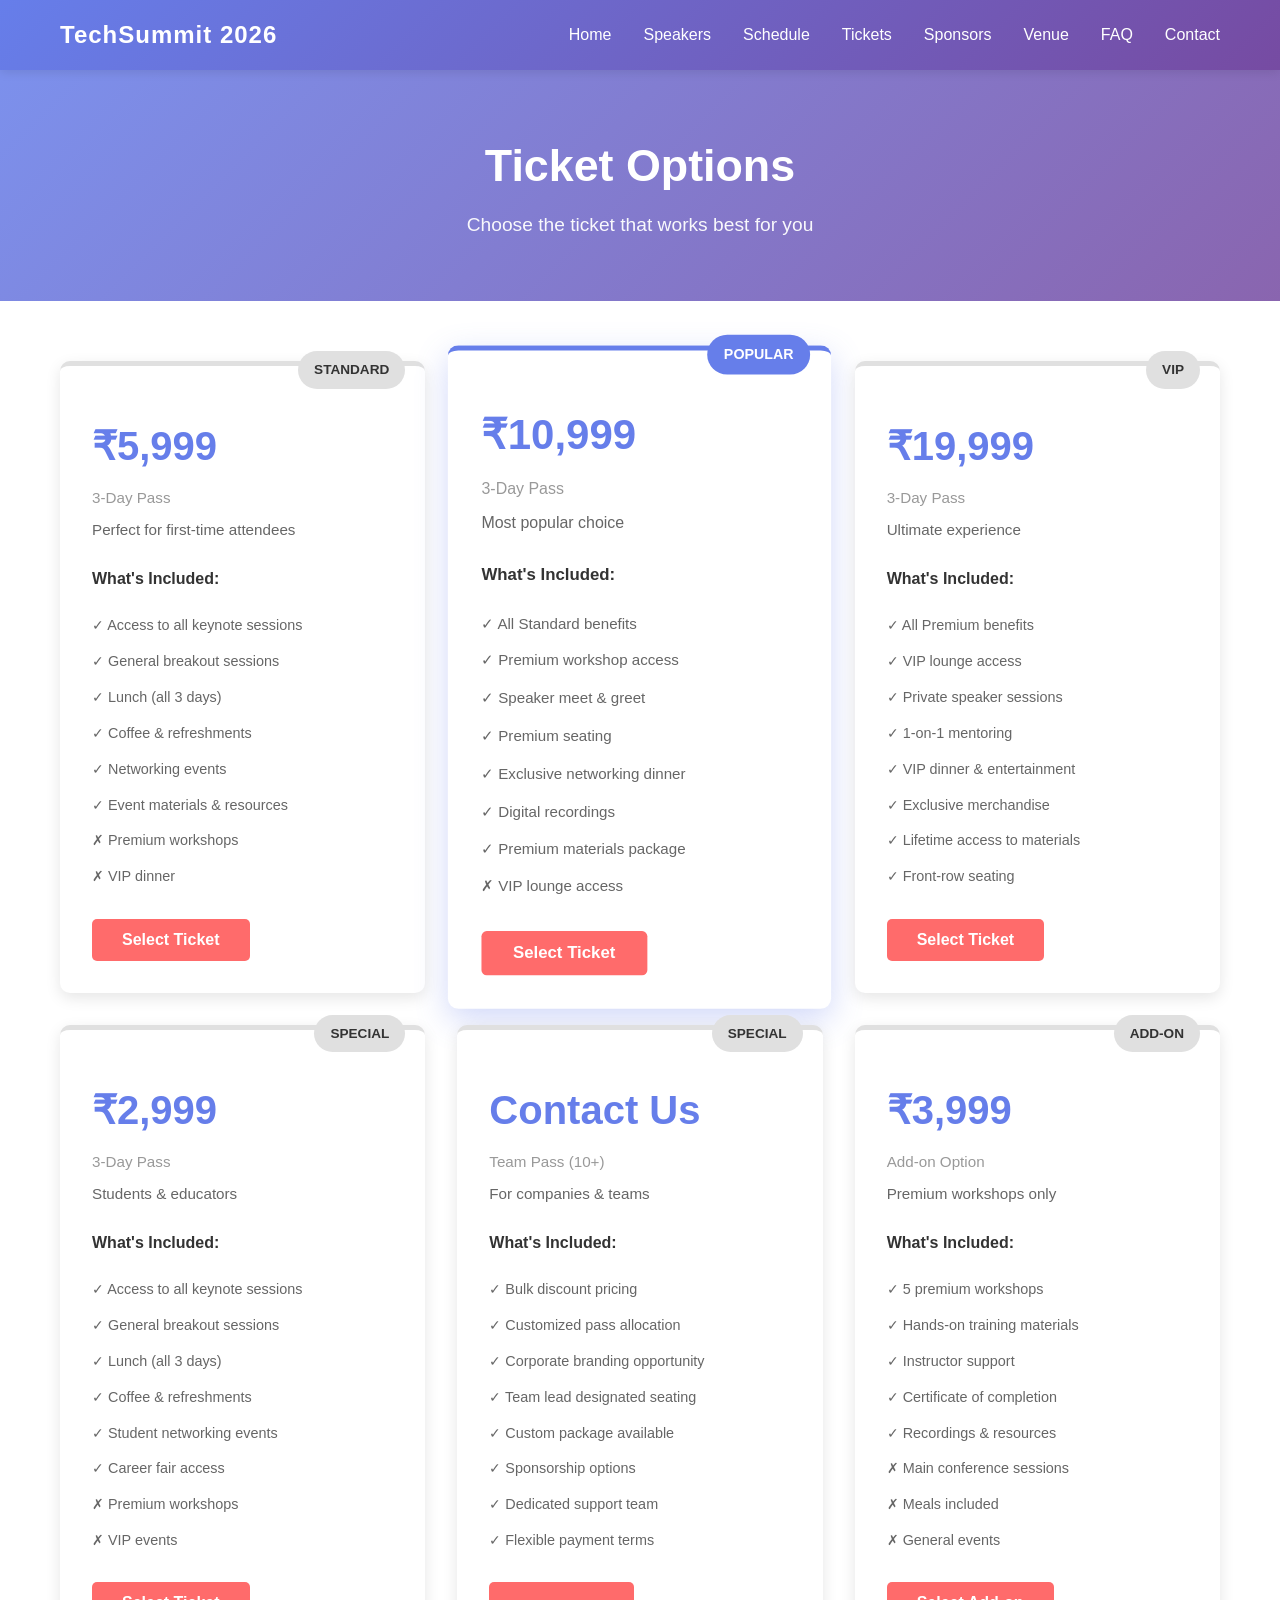
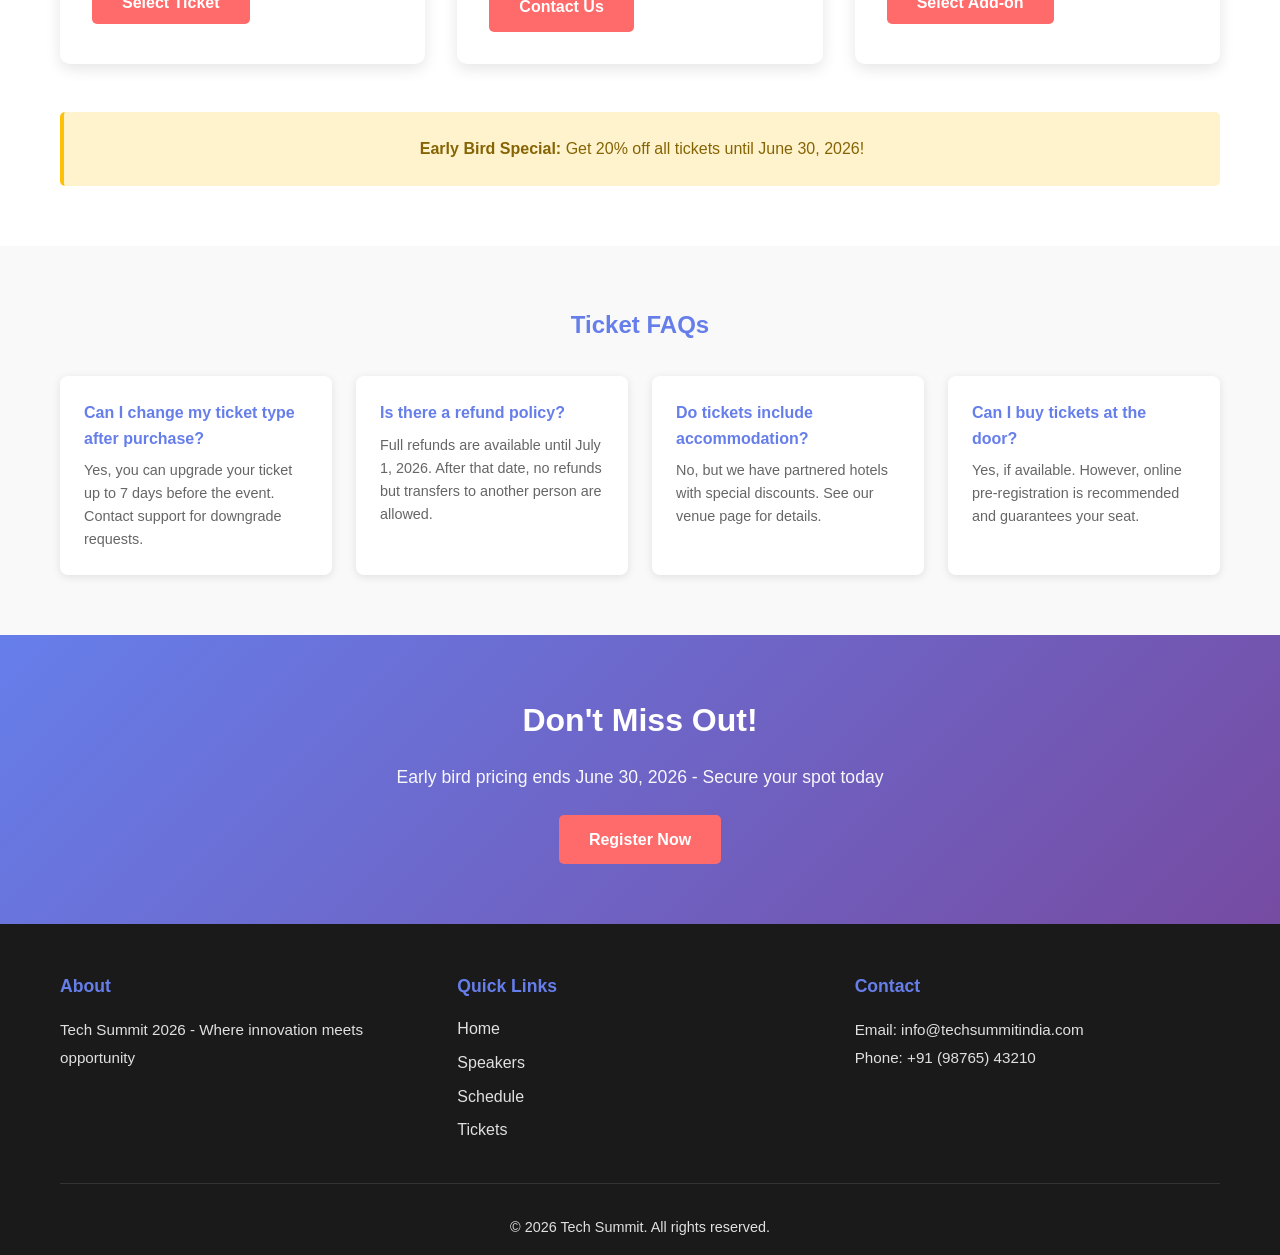
<file: tickets.html>
<!DOCTYPE html>
<html lang="en">
<head>
    <meta charset="UTF-8">
    <meta name="viewport" content="width=device-width, initial-scale=1.0">
    <title>Tickets - Tech Summit 2026</title>
    <link rel="stylesheet" href="assets/css/styles.css">
</head>
<body>
    <!-- Navigation -->
    <nav class="navbar">
        <div class="container">
            <div class="nav-content">
                <div class="logo"><a href="index.html" style="color: white; text-decoration: none;">TechSummit 2026</a></div>
                <ul class="nav-menu">
                    <li><a href="index.html" class="nav-link">Home</a></li>
                    <li><a href="speakers.html" class="nav-link">Speakers</a></li>
                    <li><a href="schedule.html" class="nav-link">Schedule</a></li>
                    <li><a href="tickets.html" class="nav-link">Tickets</a></li>
                    <li><a href="sponsors.html" class="nav-link">Sponsors</a></li>
                    <li><a href="venue.html" class="nav-link">Venue</a></li>
                    <li><a href="faq.html" class="nav-link">FAQ</a></li>
                    <li><a href="contact.html" class="nav-link">Contact</a></li>
                </ul>
                <div class="hamburger">
                    <span></span>
                    <span></span>
                    <span></span>
                </div>
            </div>
        </div>
    </nav>

    <!-- Page Header -->
    <section class="page-header">
        <div class="container">
            <h1>Ticket Options</h1>
            <p>Choose the ticket that works best for you</p>
        </div>
    </section>

    <!-- Tickets Section -->
    <section class="tickets-section">
        <div class="container">
            <div class="tickets-grid">
                <!-- Standard Ticket -->
                <div class="ticket-card">
                    <div class="ticket-badge">STANDARD</div>
                    <h3 class="ticket-price">₹5,999</h3>
                    <p class="ticket-duration">3-Day Pass</p>
                    <p class="ticket-description">Perfect for first-time attendees</p>

                    <div class="ticket-features">
                        <h4>What's Included:</h4>
                        <ul>
                            <li>✓ Access to all keynote sessions</li>
                            <li>✓ General breakout sessions</li>
                            <li>✓ Lunch (all 3 days)</li>
                            <li>✓ Coffee & refreshments</li>
                            <li>✓ Networking events</li>
                            <li>✓ Event materials & resources</li>
                            <li>✗ Premium workshops</li>
                            <li>✗ VIP dinner</li>
                        </ul>
                    </div>
                    <button class="btn btn-primary" onclick="selectTicket('standard')">Select Ticket</button>
                </div>

                <!-- Premium Ticket -->
                <div class="ticket-card featured">
                    <div class="ticket-badge featured-badge">POPULAR</div>
                    <h3 class="ticket-price">₹10,999</h3>
                    <p class="ticket-duration">3-Day Pass</p>
                    <p class="ticket-description">Most popular choice</p>

                    <div class="ticket-features">
                        <h4>What's Included:</h4>
                        <ul>
                            <li>✓ All Standard benefits</li>
                            <li>✓ Premium workshop access</li>
                            <li>✓ Speaker meet & greet</li>
                            <li>✓ Premium seating</li>
                            <li>✓ Exclusive networking dinner</li>
                            <li>✓ Digital recordings</li>
                            <li>✓ Premium materials package</li>
                            <li>✗ VIP lounge access</li>
                        </ul>
                    </div>
                    <button class="btn btn-primary" onclick="selectTicket('premium')">Select Ticket</button>
                </div>

                <!-- VIP Ticket -->
                <div class="ticket-card">
                    <div class="ticket-badge">VIP</div>
                    <h3 class="ticket-price">₹19,999</h3>
                    <p class="ticket-duration">3-Day Pass</p>
                    <p class="ticket-description">Ultimate experience</p>

                    <div class="ticket-features">
                        <h4>What's Included:</h4>
                        <ul>
                            <li>✓ All Premium benefits</li>
                            <li>✓ VIP lounge access</li>
                            <li>✓ Private speaker sessions</li>
                            <li>✓ 1-on-1 mentoring</li>
                            <li>✓ VIP dinner & entertainment</li>
                            <li>✓ Exclusive merchandise</li>
                            <li>✓ Lifetime access to materials</li>
                            <li>✓ Front-row seating</li>
                        </ul>
                    </div>
                    <button class="btn btn-primary" onclick="selectTicket('vip')">Select Ticket</button>
                </div>

                <!-- Student Ticket -->
                <div class="ticket-card">
                    <div class="ticket-badge">SPECIAL</div>
                    <h3 class="ticket-price">₹2,999</h3>
                    <p class="ticket-duration">3-Day Pass</p>
                    <p class="ticket-description">Students & educators</p>

                    <div class="ticket-features">
                        <h4>What's Included:</h4>
                        <ul>
                            <li>✓ Access to all keynote sessions</li>
                            <li>✓ General breakout sessions</li>
                            <li>✓ Lunch (all 3 days)</li>
                            <li>✓ Coffee & refreshments</li>
                            <li>✓ Student networking events</li>
                            <li>✓ Career fair access</li>
                            <li>✗ Premium workshops</li>
                            <li>✗ VIP events</li>
                        </ul>
                    </div>
                    <button class="btn btn-primary" onclick="selectTicket('student')">Select Ticket</button>
                </div>

                <!-- Corporate Ticket -->
                <div class="ticket-card">
                    <div class="ticket-badge">SPECIAL</div>
                    <h3 class="ticket-price">Contact Us</h3>
                    <p class="ticket-duration">Team Pass (10+)</p>
                    <p class="ticket-description">For companies & teams</p>

                    <div class="ticket-features">
                        <h4>What's Included:</h4>
                        <ul>
                            <li>✓ Bulk discount pricing</li>
                            <li>✓ Customized pass allocation</li>
                            <li>✓ Corporate branding opportunity</li>
                            <li>✓ Team lead designated seating</li>
                            <li>✓ Custom package available</li>
                            <li>✓ Sponsorship options</li>
                            <li>✓ Dedicated support team</li>
                            <li>✓ Flexible payment terms</li>
                        </ul>
                    </div>
                    <a href="contact.html" class="btn btn-primary">Contact Us</a>
                </div>

                <!-- Workshop Bundle -->
                <div class="ticket-card">
                    <div class="ticket-badge">ADD-ON</div>
                    <h3 class="ticket-price">₹3,999</h3>
                    <p class="ticket-duration">Add-on Option</p>
                    <p class="ticket-description">Premium workshops only</p>

                    <div class="ticket-features">
                        <h4>What's Included:</h4>
                        <ul>
                            <li>✓ 5 premium workshops</li>
                            <li>✓ Hands-on training materials</li>
                            <li>✓ Instructor support</li>
                            <li>✓ Certificate of completion</li>
                            <li>✓ Recordings & resources</li>
                            <li>✗ Main conference sessions</li>
                            <li>✗ Meals included</li>
                            <li>✗ General events</li>
                        </ul>
                    </div>
                    <button class="btn btn-primary" onclick="selectTicket('workshop')">Select Add-on</button>
                </div>
            </div>

            <!-- Early Bird Notice -->
            <div class="early-bird-notice">
                <p><strong>Early Bird Special:</strong> Get 20% off all tickets until June 30, 2026!</p>
            </div>
        </div>
    </section>

    <!-- FAQ Section -->
    <section class="tickets-faq">
        <div class="container">
            <h2>Ticket FAQs</h2>
            <div class="faq-items">
                <div class="faq-item">
                    <h4>Can I change my ticket type after purchase?</h4>
                    <p>Yes, you can upgrade your ticket up to 7 days before the event. Contact support for downgrade requests.</p>
                </div>
                <div class="faq-item">
                    <h4>Is there a refund policy?</h4>
                    <p>Full refunds are available until July 1, 2026. After that date, no refunds but transfers to another person are allowed.</p>
                </div>
                <div class="faq-item">
                    <h4>Do tickets include accommodation?</h4>
                    <p>No, but we have partnered hotels with special discounts. See our venue page for details.</p>
                </div>
                <div class="faq-item">
                    <h4>Can I buy tickets at the door?</h4>
                    <p>Yes, if available. However, online pre-registration is recommended and guarantees your seat.</p>
                </div>
            </div>
        </div>
    </section>

    <!-- CTA Section -->
    <section class="cta-section">
        <div class="container">
            <h2>Don't Miss Out!</h2>
            <p>Early bird pricing ends June 30, 2026 - Secure your spot today</p>
            <a href="index.html" class="btn btn-primary">Register Now</a>
        </div>
    </section>

    <!-- Footer -->
    <footer class="footer">
        <div class="container">
            <div class="footer-content">
                <div class="footer-section">
                    <h4>About</h4>
                    <p>Tech Summit 2026 - Where innovation meets opportunity</p>
                </div>
                <div class="footer-section">
                    <h4>Quick Links</h4>
                    <ul>
                        <li><a href="index.html">Home</a></li>
                        <li><a href="speakers.html">Speakers</a></li>
                        <li><a href="schedule.html">Schedule</a></li>
                        <li><a href="tickets.html">Tickets</a></li>
                    </ul>
                </div>
                <div class="footer-section">
                    <h4>Contact</h4>
                    <p>Email: info@techsummitindia.com</p>
                    <p>Phone: +91 (98765) 43210</p>
                </div>
            </div>
            <div class="footer-bottom">
                <p>&copy; 2026 Tech Summit. All rights reserved.</p>
            </div>
        </div>
    </footer>

    <script>
        function selectTicket(type) {
            alert(`You selected the ${type} ticket! Proceeding to checkout...`);
            // In a real application, this would redirect to a payment page
        }
    </script>
    <script src="assets/js/script.js"></script>
</body>
</html>
</file>
<file: assets/css/styles.css>
/* Reset and Base Styles */
* {
    margin: 0;
    padding: 0;
    box-sizing: border-box;
}

html {
    scroll-behavior: smooth;
}

body {
    font-family: 'Segoe UI', Tahoma, Geneva, Verdana, sans-serif;
    line-height: 1.6;
    color: #333;
    background-color: #f9f9f9;
}

.container {
    max-width: 1200px;
    margin: 0 auto;
    padding: 0 20px;
}

/* Navigation */
.navbar {
    background: linear-gradient(135deg, #667eea 0%, #764ba2 100%);
    position: sticky;
    top: 0;
    z-index: 1000;
    box-shadow: 0 2px 10px rgba(0, 0, 0, 0.1);
}

.nav-content {
    display: flex;
    justify-content: space-between;
    align-items: center;
    padding: 1rem 0;
}

.logo {
    font-size: 1.5rem;
    font-weight: bold;
    color: white;
    letter-spacing: 1px;
}

.nav-menu {
    display: flex;
    list-style: none;
    gap: 2rem;
}

.nav-link {
    color: white;
    text-decoration: none;
    font-weight: 500;
    transition: opacity 0.3s ease;
}

.nav-link:hover {
    opacity: 0.8;
}

/* Hamburger Menu */
.hamburger {
    display: none;
    flex-direction: column;
    cursor: pointer;
}

.hamburger span {
    width: 25px;
    height: 3px;
    background: white;
    margin: 5px 0;
    transition: all 0.3s ease;
}

.hamburger.active span:nth-child(1) {
    transform: rotate(45deg) translate(10px, 10px);
}

.hamburger.active span:nth-child(2) {
    opacity: 0;
}

.hamburger.active span:nth-child(3) {
    transform: rotate(-45deg) translate(7px, -7px);
}

@media (max-width: 768px) {
    .nav-menu {
        position: absolute;
        top: 60px;
        left: 0;
        right: 0;
        background: linear-gradient(135deg, #667eea 0%, #764ba2 100%);
        flex-direction: column;
        gap: 1rem;
        padding: 2rem;
        display: none;
        z-index: 999;
    }

    .nav-menu.active {
        display: flex;
    }

    .hamburger {
        display: flex;
    }

    .nav-content {
        position: relative;
    }
}

/* Hero Section */
.hero {
    background: linear-gradient(135deg, rgba(102, 126, 234, 0.8) 0%, rgba(118, 75, 162, 0.8) 100%), url('https://images.unsplash.com/photo-1552664730-d307ca884978?w=1200&h=600&fit=crop') center/cover;
    color: white;
    padding: 100px 20px;
    text-align: center;
    min-height: 500px;
    display: flex;
    align-items: center;
    justify-content: center;
}

.hero-content h1 {
    font-size: 3.5rem;
    margin-bottom: 1rem;
    font-weight: 700;
    animation: slideInDown 0.8s ease;
}

.tagline {
    font-size: 1.5rem;
    margin-bottom: 1rem;
    opacity: 0.95;
    animation: slideInUp 0.8s ease;
}

.event-date {
    font-size: 1.1rem;
    margin-bottom: 2rem;
    opacity: 0.9;
}

/* Buttons */
.btn {
    padding: 12px 30px;
    border: none;
    border-radius: 5px;
    font-size: 1rem;
    font-weight: 600;
    cursor: pointer;
    transition: all 0.3s ease;
    text-decoration: none;
    display: inline-block;
}

.btn-primary {
    background-color: #ff6b6b;
    color: white;
}

.btn-primary:hover {
    background-color: #ee5a52;
    transform: translateY(-2px);
    box-shadow: 0 5px 15px rgba(255, 107, 107, 0.4);
}

.btn-large {
    padding: 15px 40px;
    font-size: 1.1rem;
}

/* About Section */
.about {
    padding: 80px 20px;
    background-color: white;
}

.about h2 {
    text-align: center;
    font-size: 2.5rem;
    margin-bottom: 3rem;
    color: #667eea;
}

.about-content {
    display: grid;
    grid-template-columns: 1fr 1fr;
    gap: 3rem;
    align-items: center;
}

.about-text p {
    font-size: 1.1rem;
    margin-bottom: 1.5rem;
    color: #555;
    line-height: 1.8;
}

.about-stats {
    display: grid;
    grid-template-columns: 1fr 1fr 1fr;
    gap: 2rem;
}

.stat {
    text-align: center;
    padding: 2rem;
    background: linear-gradient(135deg, #667eea20 0%, #764ba220 100%);
    border-radius: 10px;
    transition: transform 0.3s ease;
}

.stat:hover {
    transform: translateY(-5px);
}

.stat h3 {
    font-size: 2.5rem;
    color: #667eea;
    margin-bottom: 0.5rem;
}

.stat p {
    color: #666;
    font-weight: 500;
}

/* Schedule Section */
.schedule {
    padding: 80px 20px;
    background: linear-gradient(135deg, #f5f7fa 0%, #c3cfe2 100%);
}

.schedule h2 {
    text-align: center;
    font-size: 2.5rem;
    margin-bottom: 3rem;
    color: #667eea;
}

.schedule-timeline {
    display: grid;
    grid-template-columns: repeat(auto-fit, minmax(300px, 1fr));
    gap: 2rem;
}

.timeline-item {
    background: white;
    padding: 2rem;
    border-radius: 10px;
    box-shadow: 0 5px 15px rgba(0, 0, 0, 0.1);
    transition: transform 0.3s ease, box-shadow 0.3s ease;
    border-left: 5px solid #667eea;
}

.timeline-item:hover {
    transform: translateY(-5px);
    box-shadow: 0 10px 25px rgba(0, 0, 0, 0.15);
}

.timeline-date {
    font-size: 1.2rem;
    font-weight: 700;
    color: #667eea;
    margin-bottom: 1rem;
}

.timeline-content h3 {
    font-size: 1.3rem;
    margin-bottom: 1rem;
    color: #333;
}

.timeline-content p {
    font-size: 0.95rem;
    color: #666;
    margin-bottom: 0.5rem;
    line-height: 1.6;
}

/* Speakers Section */
.speakers {
    padding: 80px 20px;
    background-color: white;
}

.speakers h2 {
    text-align: center;
    font-size: 2.5rem;
    margin-bottom: 3rem;
    color: #667eea;
}

.speakers-grid {
    display: grid;
    grid-template-columns: repeat(auto-fit, minmax(250px, 1fr));
    gap: 2rem;
}

.speaker-card {
    background: white;
    border-radius: 10px;
    padding: 2rem;
    text-align: center;
    box-shadow: 0 5px 15px rgba(0, 0, 0, 0.1);
    transition: all 0.3s ease;
    border-top: 5px solid #667eea;
}

.speaker-card:hover {
    transform: translateY(-10px);
    box-shadow: 0 15px 30px rgba(102, 126, 234, 0.2);
}

.speaker-image {
    font-size: 4rem;
    margin-bottom: 1rem;
    width: 100px;
    height: 100px;
    object-fit: cover;
    border-radius: 50%;
    display: block;
    margin-left: auto;
    margin-right: auto;
}

.speaker-card h3 {
    font-size: 1.3rem;
    margin-bottom: 0.5rem;
    color: #333;
}

.speaker-title {
    color: #667eea;
    font-weight: 600;
    margin-bottom: 1rem;
}

.speaker-bio {
    font-size: 0.95rem;
    color: #666;
    line-height: 1.6;
}

/* Registration Form Section */
.registration {
    padding: 80px 20px;
    background: linear-gradient(135deg, #667eea 0%, #764ba2 100%);
}

.registration h2 {
    text-align: center;
    font-size: 2.5rem;
    margin-bottom: 3rem;
    color: white;
}

.registration-form {
    max-width: 600px;
    margin: 0 auto;
    background: white;
    padding: 2rem;
    border-radius: 10px;
    box-shadow: 0 10px 30px rgba(0, 0, 0, 0.2);
}

.form-group {
    margin-bottom: 1.5rem;
}

.form-group label {
    display: block;
    margin-bottom: 0.5rem;
    font-weight: 600;
    color: #333;
}

.form-group input,
.form-group select {
    width: 100%;
    padding: 10px 12px;
    border: 2px solid #e0e0e0;
    border-radius: 5px;
    font-size: 1rem;
    transition: border-color 0.3s ease;
}

.form-group input:focus,
.form-group select:focus {
    outline: none;
    border-color: #667eea;
    box-shadow: 0 0 0 3px rgba(102, 126, 234, 0.1);
}

.form-group.checkbox {
    display: flex;
    align-items: center;
    gap: 0.5rem;
}

.form-group.checkbox input {
    width: auto;
    margin: 0;
}

.form-group.checkbox label {
    margin: 0;
}

.registration-form .btn-primary {
    width: 100%;
    margin-top: 1rem;
}

/* Success Message */
.success-message {
    background: #4caf50;
    color: white;
    padding: 1.5rem;
    border-radius: 5px;
    text-align: center;
    margin-top: 1rem;
    font-weight: 600;
    animation: slideInUp 0.5s ease;
}

/* Footer */
.footer {
    background-color: #1a1a1a;
    color: #e0e0e0;
    padding: 3rem 20px 1rem;
}

.footer-content {
    display: grid;
    grid-template-columns: repeat(auto-fit, minmax(250px, 1fr));
    gap: 2rem;
    margin-bottom: 2rem;
}

.footer-section h4 {
    margin-bottom: 1rem;
    color: #667eea;
    font-size: 1.1rem;
}

.footer-section p {
    line-height: 1.8;
    font-size: 0.95rem;
}

.footer-section ul {
    list-style: none;
}

.footer-section ul li {
    margin-bottom: 0.5rem;
}

.footer-section a {
    color: #e0e0e0;
    text-decoration: none;
    transition: color 0.3s ease;
}

.footer-section a:hover {
    color: #667eea;
}

.footer-bottom {
    text-align: center;
    padding-top: 2rem;
    border-top: 1px solid #333;
    font-size: 0.9rem;
}

/* Animations */
@keyframes slideInDown {
    from {
        opacity: 0;
        transform: translateY(-30px);
    }
    to {
        opacity: 1;
        transform: translateY(0);
    }
}

@keyframes slideInUp {
    from {
        opacity: 0;
        transform: translateY(30px);
    }
    to {
        opacity: 1;
        transform: translateY(0);
    }
}

/* Responsive Design */
@media (max-width: 768px) {
    .nav-menu {
        gap: 1rem;
        font-size: 0.9rem;
    }

    .hero-content h1 {
        font-size: 2rem;
    }

    .tagline {
        font-size: 1.1rem;
    }

    .about-content {
        grid-template-columns: 1fr;
    }

    .about-stats {
        grid-template-columns: 1fr;
    }

    .speakers-grid {
        grid-template-columns: 1fr;
    }

    .schedule-timeline {
        grid-template-columns: 1fr;
    }

    .footer-content {
        grid-template-columns: 1fr;
        text-align: center;
    }

    .footer-section ul {
        display: flex;
        justify-content: center;
        gap: 1rem;
    }
}

@media (max-width: 480px) {
    .logo {
        font-size: 1rem;
    }

    .nav-menu {
        gap: 0.5rem;
        font-size: 0.8rem;
    }

    .hero-content h1 {
        font-size: 1.5rem;
    }

    .stat h3 {
        font-size: 1.8rem;
    }
}

/* Page Header */
.page-header {
    background: linear-gradient(135deg, rgba(102, 126, 234, 0.85) 0%, rgba(118, 75, 162, 0.85) 100%), url('https://images.unsplash.com/photo-1552664730-d307ca884978?w=1200&h=400&fit=crop') center/cover;
    color: white;
    padding: 60px 20px;
    text-align: center;
}

.page-header h1 {
    font-size: 2.8rem;
    margin-bottom: 0.5rem;
    font-weight: 700;
}

.page-header p {
    font-size: 1.2rem;
    opacity: 0.95;
}

/* Speakers Detail Page */
.speakers-detail {
    padding: 60px 20px;
    background-color: white;
}

.speakers-list {
    display: grid;
    gap: 2rem;
}

.speaker-detail-card {
    display: grid;
    grid-template-columns: 150px 1fr;
    gap: 2rem;
    padding: 2rem;
    background: white;
    border-radius: 10px;
    box-shadow: 0 5px 15px rgba(0, 0, 0, 0.1);
    transition: all 0.3s ease;
    border-left: 5px solid #667eea;
}

.speaker-detail-card:hover {
    transform: translateY(-5px);
    box-shadow: 0 10px 25px rgba(102, 126, 234, 0.2);
}

.speaker-detail-image {
    font-size: 4rem;
    text-align: center;
    display: flex;
    align-items: center;
    justify-content: center;
    width: 150px;
    height: 150px;
    object-fit: cover;
    border-radius: 8px;
}

.speaker-detail-content h3 {
    font-size: 1.5rem;
    margin-bottom: 0.5rem;
    color: #333;
}

.speaker-position {
    color: #667eea;
    font-weight: 600;
    margin-bottom: 1rem;
}

.speaker-description {
    color: #666;
    line-height: 1.8;
    margin-bottom: 1.5rem;
}

.speaker-topics h4 {
    margin-bottom: 0.5rem;
    color: #333;
}

.speaker-topics ul {
    list-style: none;
    padding-left: 0;
}

.speaker-topics li {
    color: #666;
    padding: 0.3rem 0;
    padding-left: 1.5rem;
    position: relative;
}

.speaker-topics li:before {
    content: "▸";
    position: absolute;
    left: 0;
    color: #667eea;
}

.speaker-social {
    margin-top: 1.5rem;
    display: flex;
    gap: 1rem;
}

.social-link {
    display: inline-block;
    padding: 0.5rem 1rem;
    background: #667eea;
    color: white;
    text-decoration: none;
    border-radius: 5px;
    transition: all 0.3s ease;
}

.social-link:hover {
    background: #764ba2;
    transform: translateY(-2px);
}

/* Schedule Detail Page */
.schedule-detail {
    padding: 60px 20px;
    background-color: white;
}

.schedule-day {
    margin-bottom: 3rem;
}

.day-title {
    font-size: 2rem;
    color: #667eea;
    margin-bottom: 0.5rem;
    border-left: 5px solid #667eea;
    padding-left: 1rem;
}

.day-description {
    font-size: 1.1rem;
    color: #666;
    margin-bottom: 2rem;
}

.schedule-items {
    display: grid;
    gap: 1.5rem;
}

.schedule-item {
    display: grid;
    grid-template-columns: 180px 1fr;
    gap: 2rem;
    padding: 1.5rem;
    background: #f9f9f9;
    border-radius: 8px;
    border-left: 4px solid #667eea;
    transition: all 0.3s ease;
}

.schedule-item:hover {
    background: #f0f0f0;
    transform: translateX(5px);
}

.item-time {
    font-weight: 600;
    color: #667eea;
    font-size: 0.95rem;
}

.item-content h3 {
    font-size: 1.2rem;
    color: #333;
    margin-bottom: 0.5rem;
}

.item-content p {
    color: #666;
    margin-bottom: 0.3rem;
    font-size: 0.95rem;
}

.session-list {
    list-style: none;
    margin-top: 0.5rem;
    padding-left: 0;
}

.session-list li {
    color: #666;
    padding: 0.3rem 0;
    padding-left: 1.5rem;
    position: relative;
}

.session-list li:before {
    content: "✓";
    position: absolute;
    left: 0;
    color: #667eea;
    font-weight: bold;
}

/* Tickets Section */
.tickets-section {
    padding: 60px 20px;
    background-color: white;
}

.tickets-grid {
    display: grid;
    grid-template-columns: repeat(auto-fit, minmax(280px, 1fr));
    gap: 2rem;
    margin-bottom: 3rem;
}

.ticket-card {
    background: white;
    padding: 2rem;
    border-radius: 10px;
    box-shadow: 0 5px 15px rgba(0, 0, 0, 0.1);
    border-top: 5px solid #e0e0e0;
    transition: all 0.3s ease;
    position: relative;
}

.ticket-card.featured {
    border-top-color: #667eea;
    transform: scale(1.05);
    box-shadow: 0 10px 30px rgba(102, 126, 234, 0.3);
}

.ticket-card:hover {
    transform: translateY(-10px);
    box-shadow: 0 15px 35px rgba(0, 0, 0, 0.2);
}

.ticket-badge {
    position: absolute;
    top: -15px;
    right: 20px;
    background: #e0e0e0;
    color: #333;
    padding: 0.5rem 1rem;
    border-radius: 20px;
    font-size: 0.85rem;
    font-weight: 600;
}

.ticket-badge.featured-badge {
    background: #667eea;
    color: white;
}

.ticket-price {
    font-size: 2.5rem;
    color: #667eea;
    margin: 1rem 0 0.5rem;
    font-weight: 700;
}

.ticket-duration {
    font-size: 0.95rem;
    color: #999;
    margin-bottom: 0.5rem;
}

.ticket-description {
    color: #666;
    margin-bottom: 1.5rem;
    font-size: 0.95rem;
}

.ticket-features h4 {
    color: #333;
    margin-bottom: 1rem;
    font-size: 1rem;
}

.ticket-features ul {
    list-style: none;
    padding: 0;
    margin-bottom: 1.5rem;
}

.ticket-features li {
    color: #666;
    padding: 0.4rem 0;
    font-size: 0.9rem;
}

.ticket-features li:before {
    margin-right: 0.5rem;
}

.early-bird-notice {
    background: #fff3cd;
    border-left: 4px solid #ffc107;
    padding: 1.5rem;
    border-radius: 5px;
    text-align: center;
    margin-top: 2rem;
}

.early-bird-notice p {
    margin: 0;
    color: #856404;
}

.tickets-faq {
    padding: 60px 20px;
    background: #f9f9f9;
}

.tickets-faq h2 {
    text-align: center;
    margin-bottom: 2rem;
    color: #667eea;
}

.faq-items {
    display: grid;
    grid-template-columns: repeat(auto-fit, minmax(250px, 1fr));
    gap: 1.5rem;
}

.faq-item {
    background: white;
    padding: 1.5rem;
    border-radius: 8px;
    box-shadow: 0 2px 8px rgba(0, 0, 0, 0.1);
}

.faq-item h4 {
    color: #667eea;
    margin-bottom: 0.5rem;
}

.faq-item p {
    color: #666;
    font-size: 0.9rem;
    line-height: 1.6;
}

/* Sponsors Section */
.sponsors-section {
    padding: 60px 20px;
    background-color: white;
}

.sponsor-tier {
    margin-bottom: 4rem;
}

.sponsor-tier h2 {
    text-align: center;
    color: #667eea;
    font-size: 2rem;
    margin-bottom: 2rem;
}

.sponsors-grid-large {
    display: grid;
    grid-template-columns: repeat(auto-fit, minmax(300px, 1fr));
    gap: 2rem;
    margin-bottom: 2rem;
}

.sponsor-card-large {
    background: white;
    padding: 2rem;
    border-radius: 10px;
    box-shadow: 0 5px 15px rgba(0, 0, 0, 0.1);
    text-align: center;
    border: 3px solid #667eea;
}

.sponsors-grid {
    display: grid;
    grid-template-columns: repeat(auto-fit, minmax(200px, 1fr));
    gap: 1.5rem;
    margin-bottom: 2rem;
}

.sponsor-card {
    background: white;
    padding: 1.5rem;
    border-radius: 8px;
    box-shadow: 0 3px 10px rgba(0, 0, 0, 0.1);
    text-align: center;
    border-left: 4px solid #667eea;
    transition: all 0.3s ease;
}

.sponsor-card:hover {
    transform: translateY(-5px);
    box-shadow: 0 8px 20px rgba(102, 126, 234, 0.2);
}

.sponsors-grid-small {
    display: grid;
    grid-template-columns: repeat(auto-fit, minmax(150px, 1fr));
    gap: 1rem;
    margin-bottom: 2rem;
}

.sponsor-card-small {
    background: white;
    padding: 1rem;
    border-radius: 8px;
    box-shadow: 0 2px 8px rgba(0, 0, 0, 0.1);
    text-align: center;
    border-left: 3px solid #667eea;
}

.sponsors-grid-tiny {
    display: grid;
    grid-template-columns: repeat(auto-fit, minmax(120px, 1fr));
    gap: 0.8rem;
    margin-bottom: 2rem;
}

.sponsor-card-tiny {
    background: white;
    padding: 0.8rem;
    border-radius: 5px;
    text-align: center;
    border-left: 2px solid #667eea;
    font-size: 0.9rem;
    box-shadow: 0 1px 4px rgba(0, 0, 0, 0.1);
    color: #666;
}

.sponsor-logo {
    font-size: 3rem;
    margin-bottom: 0.5rem;
    width: 80px;
    height: 80px;
    object-fit: cover;
    display: block;
    margin-left: auto;
    margin-right: auto;
    border-radius: 8px;
}

.sponsor-card h3, .sponsor-card-large h3 {
    color: #333;
    margin-bottom: 0.5rem;
}

.sponsor-card p, .sponsor-card-large p {
    color: #666;
    font-size: 0.9rem;
    margin-bottom: 1rem;
}

.sponsor-link {
    color: #667eea;
    text-decoration: none;
    font-weight: 600;
    transition: all 0.3s ease;
}

.sponsor-link:hover {
    color: #764ba2;
    text-decoration: underline;
}

.partners-list {
    display: grid;
    grid-template-columns: repeat(auto-fit, minmax(250px, 1fr));
    gap: 2rem;
    margin-top: 1.5rem;
}

.partner-item {
    background: white;
    padding: 1.5rem;
    border-radius: 8px;
    box-shadow: 0 2px 8px rgba(0, 0, 0, 0.1);
}

.partner-item h4 {
    color: #667eea;
    margin-bottom: 1rem;
}

.partner-item ul {
    list-style: none;
    padding: 0;
}

.partner-item li {
    color: #666;
    padding: 0.3rem 0;
    padding-left: 1rem;
    position: relative;
}

.partner-item li:before {
    content: "→";
    position: absolute;
    left: 0;
    color: #667eea;
}

.sponsorship-info {
    padding: 60px 20px;
    background: linear-gradient(135deg, #f5f7fa 0%, #c3cfe2 100%);
}

.sponsorship-info h2 {
    text-align: center;
    color: #667eea;
    margin-bottom: 1rem;
}

.sponsorship-info > p {
    text-align: center;
    font-size: 1.1rem;
    color: #666;
    margin-bottom: 2rem;
}

.sponsorship-packages {
    display: grid;
    grid-template-columns: repeat(auto-fit, minmax(250px, 1fr));
    gap: 2rem;
    margin-bottom: 2rem;
}

.package {
    background: white;
    padding: 2rem;
    border-radius: 10px;
    box-shadow: 0 5px 15px rgba(0, 0, 0, 0.1);
    border-top: 5px solid #667eea;
}

.package h3 {
    color: #333;
    margin-bottom: 0.5rem;
}

.package .price {
    font-size: 1.8rem;
    color: #667eea;
    font-weight: 700;
    margin-bottom: 1rem;
}

.package ul {
    list-style: none;
    padding: 0;
    margin-bottom: 0;
}

.package li {
    color: #666;
    padding: 0.4rem 0;
    padding-left: 1.5rem;
    position: relative;
    font-size: 0.9rem;
}

.package li:before {
    content: "✓";
    position: absolute;
    left: 0;
    color: #667eea;
    font-weight: bold;
}

.sponsorship-cta {
    text-align: center;
    padding-top: 1rem;
}

.sponsorship-cta p {
    margin-bottom: 1rem;
    font-size: 1.1rem;
}

/* Venue Section */
.venue-section {
    padding: 60px 20px;
    background-color: white;
}

.venue-grid {
    display: grid;
    grid-template-columns: 1fr 1fr;
    gap: 3rem;
    margin-bottom: 3rem;
    align-items: start;
}

.venue-info h2 {
    font-size: 2rem;
    color: #667eea;
    margin-bottom: 0.5rem;
}

.venue-address {
    font-size: 1.1rem;
    color: #666;
    margin-bottom: 2rem;
    font-weight: 500;
}

.venue-highlights {
    display: grid;
    gap: 1.5rem;
}

.highlight {
    padding: 1.5rem;
    background: #f9f9f9;
    border-radius: 8px;
    border-left: 4px solid #667eea;
}

.highlight h3 {
    color: #333;
    margin-bottom: 0.5rem;
}

.highlight p {
    color: #666;
    font-size: 0.95rem;
    line-height: 1.6;
}

.venue-map {
    display: flex;
    align-items: center;
    justify-content: center;
}

.map-placeholder {
    width: 100%;
    height: 300px;
    background: linear-gradient(135deg, #667eea20 0%, #764ba220 100%);
    border-radius: 10px;
    display: flex;
    flex-direction: column;
    align-items: center;
    justify-content: center;
    color: #667eea;
    text-align: center;
    border: 2px dashed #667eea;
}

.map-placeholder p {
    margin: 0;
}

.map-placeholder p:first-child {
    font-size: 2rem;
}

.map-placeholder p:last-child {
    font-size: 0.9rem;
    opacity: 0.8;
}

.directions-section {
    margin-bottom: 3rem;
}

.directions-section h2 {
    text-align: center;
    color: #667eea;
    margin-bottom: 2rem;
}

.directions-grid {
    display: grid;
    grid-template-columns: repeat(auto-fit, minmax(250px, 1fr));
    gap: 2rem;
}

.direction-method {
    background: white;
    padding: 1.5rem;
    border-radius: 8px;
    box-shadow: 0 3px 10px rgba(0, 0, 0, 0.1);
    border-left: 4px solid #667eea;
}

.direction-method h3 {
    color: #667eea;
    margin-bottom: 0.5rem;
}

.direction-method p {
    color: #666;
    font-size: 0.9rem;
    margin-bottom: 0.3rem;
    line-height: 1.6;
}

.hotels-section {
    margin-bottom: 3rem;
}

.hotels-section h2 {
    text-align: center;
    color: #667eea;
    margin-bottom: 0.5rem;
}

.section-intro {
    text-align: center;
    color: #666;
    margin-bottom: 2rem;
}

.hotels-grid {
    display: grid;
    grid-template-columns: repeat(auto-fit, minmax(250px, 1fr));
    gap: 2rem;
    margin-bottom: 2rem;
}

.hotel-card {
    background: white;
    padding: 1.5rem;
    border-radius: 8px;
    box-shadow: 0 3px 10px rgba(0, 0, 0, 0.1);
    border-top: 4px solid #667eea;
    transition: all 0.3s ease;
}

.hotel-card:hover {
    transform: translateY(-5px);
    box-shadow: 0 8px 20px rgba(102, 126, 234, 0.2);
}

.hotel-card h3 {
    color: #333;
    margin-bottom: 0.5rem;
}

.hotel-distance {
    color: #667eea;
    font-size: 0.9rem;
    font-weight: 600;
    margin-bottom: 0.3rem;
}

.hotel-rate {
    font-size: 1.1rem;
    color: #333;
    font-weight: 600;
    margin-bottom: 1rem;
}

.hotel-amenities {
    display: flex;
    flex-wrap: wrap;
    gap: 0.5rem;
    margin-bottom: 1rem;
}

.amenity {
    background: #f0f0f0;
    padding: 0.3rem 0.7rem;
    border-radius: 4px;
    font-size: 0.8rem;
    color: #666;
}

.hotel-link {
    color: #667eea;
    text-decoration: none;
    font-weight: 600;
    transition: all 0.3s ease;
}

.hotel-link:hover {
    color: #764ba2;
}

.attractions-section {
    margin-bottom: 2rem;
}

.attractions-section h2 {
    text-align: center;
    color: #667eea;
    margin-bottom: 2rem;
}

.attractions-grid {
    display: grid;
    grid-template-columns: repeat(auto-fit, minmax(250px, 1fr));
    gap: 1.5rem;
}

.attraction {
    background: white;
    padding: 1.5rem;
    border-radius: 8px;
    box-shadow: 0 2px 8px rgba(0, 0, 0, 0.1);
    border-left: 4px solid #667eea;
}

.attraction h3 {
    color: #333;
    margin-bottom: 0.5rem;
}

.attraction p {
    color: #666;
    font-size: 0.9rem;
}

.amenities-section {
    padding-top: 2rem;
    border-top: 1px solid #e0e0e0;
}

.amenities-section h2 {
    text-align: center;
    color: #667eea;
    margin-bottom: 2rem;
}

.amenities-list {
    display: grid;
    grid-template-columns: repeat(auto-fit, minmax(200px, 1fr));
    gap: 2rem;
}

.amenity-group h3 {
    color: #667eea;
    margin-bottom: 1rem;
}

.amenity-group ul {
    list-style: none;
    padding: 0;
}

.amenity-group li {
    color: #666;
    padding: 0.3rem 0;
    padding-left: 1.5rem;
    position: relative;
    font-size: 0.9rem;
}

.amenity-group li:before {
    content: "▸";
    position: absolute;
    left: 0;
    color: #667eea;
}

/* FAQ Section */
.faq-section {
    padding: 60px 20px;
    background-color: white;
}

.faq-category {
    margin-bottom: 3rem;
    padding-bottom: 2rem;
    border-bottom: 2px solid #e0e0e0;
}

.faq-category:last-child {
    border-bottom: none;
}

.faq-category h2 {
    color: #667eea;
    margin-bottom: 1.5rem;
    font-size: 1.8rem;
}

.faq-item-detailed {
    margin-bottom: 1.5rem;
    padding: 1.5rem;
    background: #f9f9f9;
    border-radius: 8px;
    border-left: 4px solid #667eea;
    transition: all 0.3s ease;
}

.faq-item-detailed:hover {
    background: #f0f0f0;
}

.faq-question {
    color: #333;
    margin-bottom: 0.8rem;
    font-size: 1.05rem;
}

.faq-answer {
    color: #666;
    line-height: 1.8;
    margin: 0;
}

.faq-cta {
    text-align: center;
    padding: 2rem;
    background: linear-gradient(135deg, #667eea20 0%, #764ba220 100%);
    border-radius: 10px;
    margin-top: 2rem;
}

.faq-cta h3 {
    color: #667eea;
    margin-bottom: 0.5rem;
}

.faq-cta p {
    color: #666;
    margin-bottom: 1rem;
}

/* Contact Section */
.contact-section {
    padding: 60px 20px;
    background-color: white;
}

.contact-grid {
    display: grid;
    grid-template-columns: 1fr 1fr;
    gap: 3rem;
    align-items: start;
}

.contact-info h2 {
    font-size: 2rem;
    color: #667eea;
    margin-bottom: 1rem;
}

.contact-info > p {
    color: #666;
    margin-bottom: 2rem;
    font-size: 1.05rem;
}

.contact-methods {
    display: grid;
    gap: 1.5rem;
}

.contact-method {
    padding: 1.5rem;
    background: #f9f9f9;
    border-radius: 8px;
    border-left: 4px solid #667eea;
}

.contact-method h3 {
    color: #333;
    margin-bottom: 0.5rem;
}

.contact-method p {
    color: #666;
    font-size: 0.9rem;
    margin-bottom: 0.3rem;
}

.contact-method a {
    color: #667eea;
    text-decoration: none;
    font-weight: 600;
    transition: all 0.3s ease;
}

.contact-method a:hover {
    color: #764ba2;
}

.time-info {
    font-size: 0.8rem;
    margin-top: 0.3rem !important;
}

.social-links {
    display: flex;
    gap: 0.5rem;
    flex-wrap: wrap;
    margin-top: 0.5rem;
}

.social-icon {
    display: inline-block;
    padding: 0.4rem 0.8rem;
    background: #667eea;
    color: white;
    text-decoration: none;
    border-radius: 4px;
    font-size: 0.85rem;
    transition: all 0.3s ease;
}

.social-icon:hover {
    background: #764ba2;
    transform: translateY(-2px);
}

.contact-form-section h2 {
    font-size: 2rem;
    color: #667eea;
    margin-bottom: 1.5rem;
}

.contact-form {
    background: white;
}

.contact-quick-links {
    padding: 60px 20px;
    background: #f9f9f9;
}

.contact-quick-links h2 {
    text-align: center;
    color: #667eea;
    margin-bottom: 2rem;
}

.quick-links-grid {
    display: grid;
    grid-template-columns: repeat(auto-fit, minmax(250px, 1fr));
    gap: 2rem;
}

.quick-link-card {
    background: white;
    padding: 2rem;
    border-radius: 10px;
    box-shadow: 0 3px 10px rgba(0, 0, 0, 0.1);
    text-align: center;
    transition: all 0.3s ease;
    border-top: 4px solid #667eea;
}

.quick-link-card:hover {
    transform: translateY(-5px);
    box-shadow: 0 8px 20px rgba(102, 126, 234, 0.2);
}

.quick-link-card h3 {
    color: #333;
    margin-bottom: 0.5rem;
}

.quick-link-card p {
    color: #666;
    font-size: 0.9rem;
    margin-bottom: 1rem;
}

.quick-link-card a {
    color: #667eea;
    text-decoration: none;
    font-weight: 600;
    transition: all 0.3s ease;
}

.quick-link-card a:hover {
    color: #764ba2;
    text-decoration: underline;
}

.response-notice {
    background: #e3f2fd;
    padding: 1.5rem 20px;
    text-align: center;
    color: #1565c0;
}

.response-notice p {
    margin: 0;
}

/* CTA Section */
.cta-section {
    background: linear-gradient(135deg, #667eea 0%, #764ba2 100%);
    color: white;
    padding: 60px 20px;
    text-align: center;
}

.cta-section h2 {
    font-size: 2rem;
    margin-bottom: 1rem;
}

.cta-section p {
    font-size: 1.1rem;
    margin-bottom: 1.5rem;
    opacity: 0.95;
}

/* Responsive Design - Pages */
@media (max-width: 768px) {
    .venue-grid,
    .contact-grid {
        grid-template-columns: 1fr;
    }

    .speaker-detail-card {
        grid-template-columns: 1fr;
        text-align: center;
    }

    .speaker-detail-image {
        margin-bottom: 1rem;
    }

    .page-header h1 {
        font-size: 2rem;
    }

    .day-title {
        font-size: 1.5rem;
    }

    .schedule-item {
        grid-template-columns: 1fr;
    }

    .item-time {
        margin-bottom: 0.5rem;
    }

    .tickets-grid {
        grid-template-columns: 1fr;
    }

    .ticket-card.featured {
        transform: scale(1);
    }

    .directions-grid,
    .hotels-grid,
    .attractions-grid,
    .faq-items,
    .sponsorship-packages,
    .quick-links-grid {
        grid-template-columns: 1fr;
    }
}
</file>
